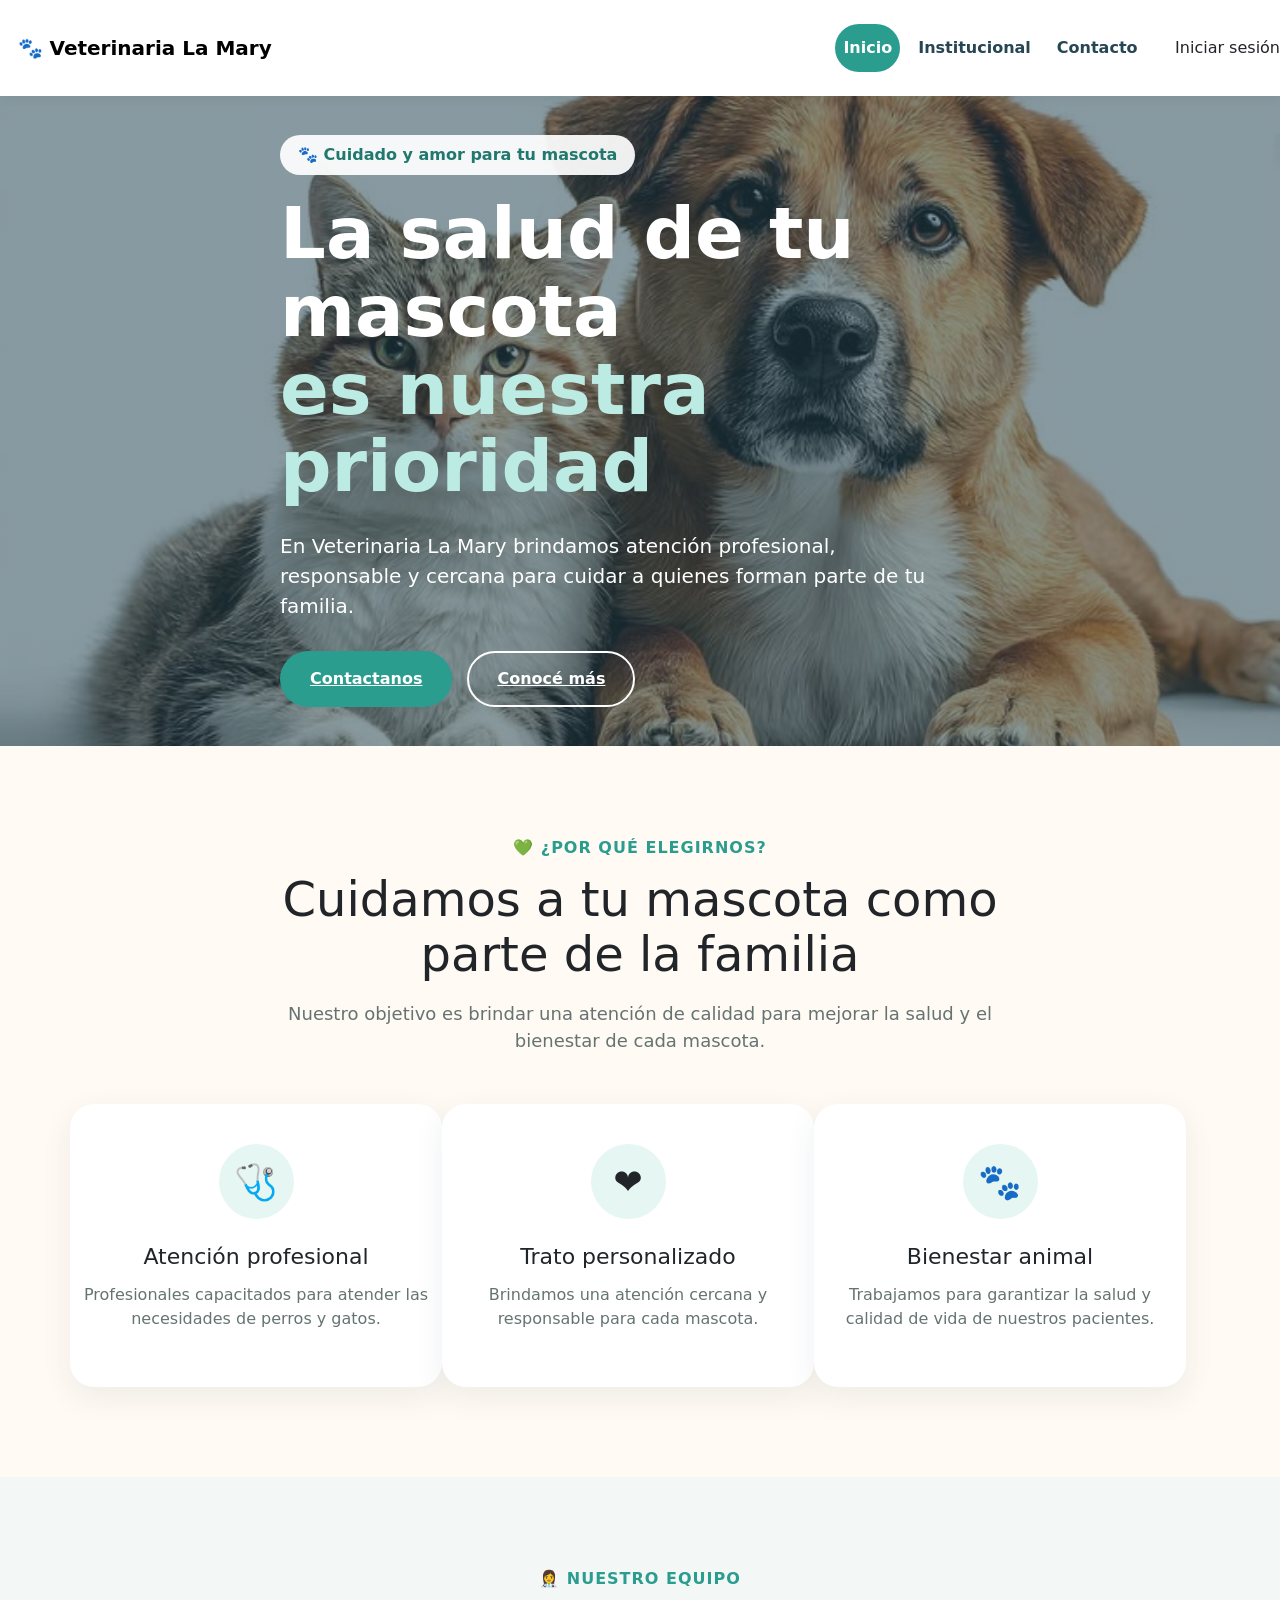
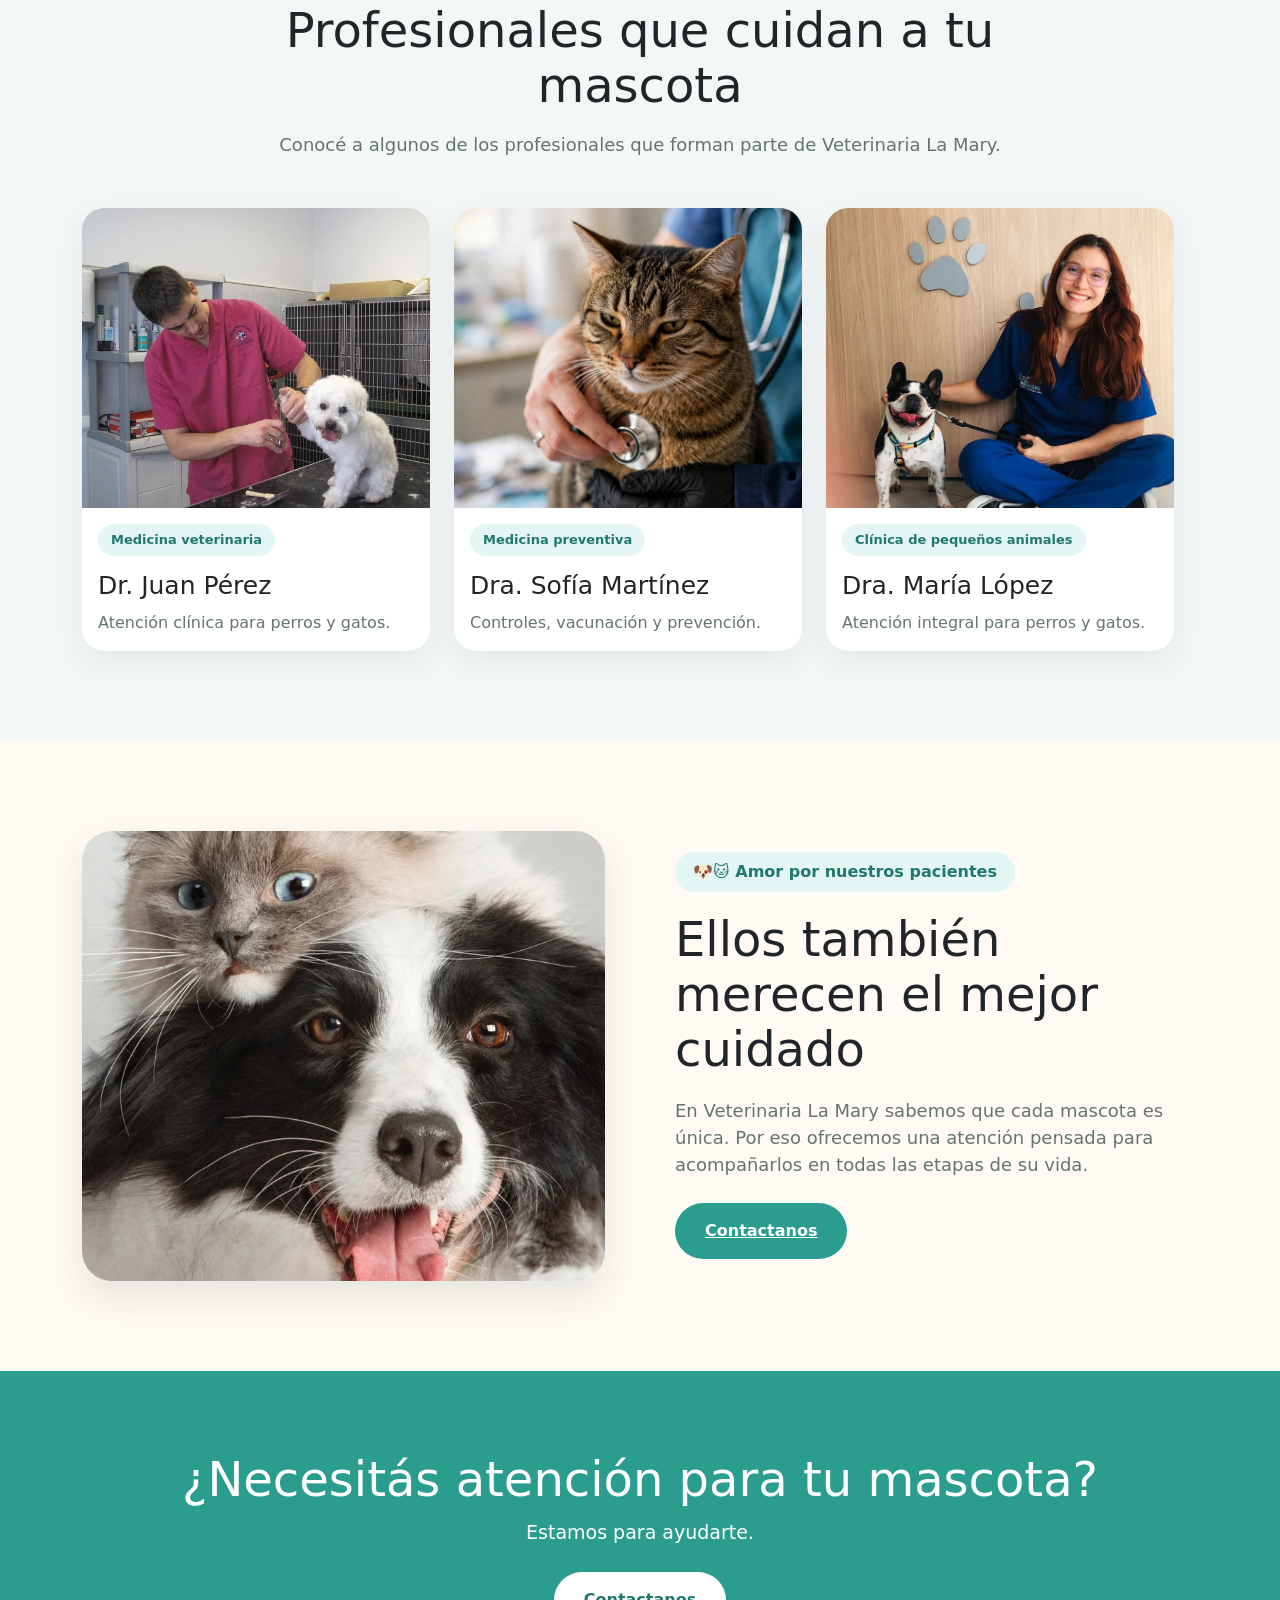
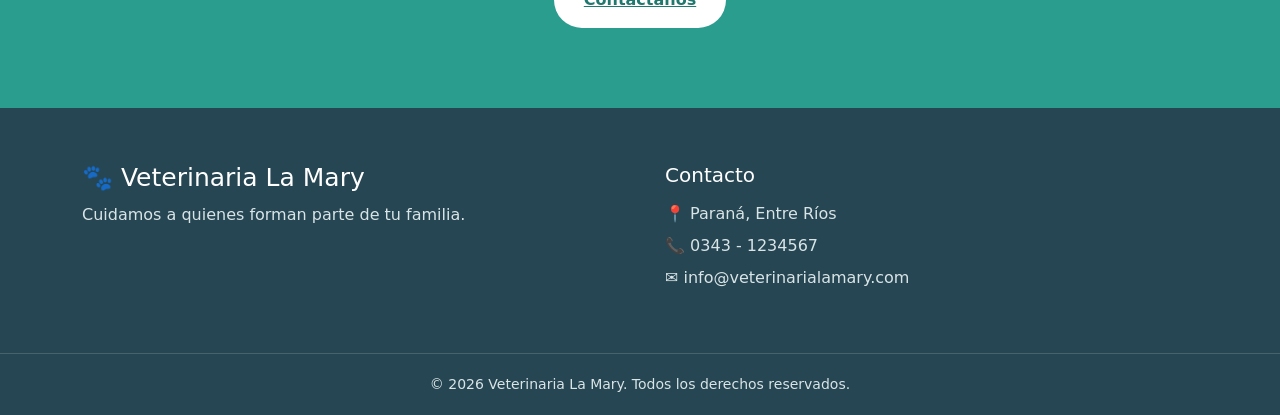
<file: index.html>
<!DOCTYPE html>
<html lang="es">

<head>
    <!-- CONTROL DE SESIÓN -->
    <script src="js/auth.js" defer></script>

    <meta charset="UTF-8">
    <meta name="viewport" content="width=device-width, initial-scale=1.0">

    <title>Veterinaria La Mary</title>

    <!-- CSS propio -->
    <link rel="stylesheet" href="style.css?v=2">

    <!-- Bootstrap -->
    <link
        href="https://cdn.jsdelivr.net/npm/bootstrap@5.3.3/dist/css/bootstrap.min.css"
        rel="stylesheet"
    >
</head>

<body>

    <!-- ENCABEZADO -->
    <header class="header">

        <nav class="navbar navbar-expand-lg">

            <div class="container contenedor nav">

                <!-- LOGO -->
                <a href="index.html" class="navbar-brand logo">
                    🐾 Veterinaria La Mary
                </a>

                <!-- BOTÓN DEL MENÚ EN CELULAR -->
                <button
                    class="navbar-toggler"
                    type="button"
                    data-bs-toggle="collapse"
                    data-bs-target="#menuPrincipal"
                    aria-controls="menuPrincipal"
                    aria-expanded="false"
                    aria-label="Abrir menú"
                >
                    <span class="navbar-toggler-icon"></span>
                </button>

                <!-- MENÚ -->
                <div class="collapse navbar-collapse" id="menuPrincipal">

                    <nav class="navbar-nav ms-auto">

                        <a
                            href="index.html"
                            class="nav-link activo"
                        >
                            Inicio
                        </a>

                        <a
                            href="institucional.html"
                            class="nav-link"
                        >
                            Institucional
                        </a>

                        <a
                            href="contacto.html"
                            class="nav-link"
                        >
                            Contacto
                        </a>

                        <a
                            href="mascotas.html"
                            class="nav-link"
                            data-admin-link
                        >
                            Mascotas
                        </a>

                        <a
                            href="veterinarios.html"
                            class="nav-link"
                            data-admin-link
                        >
                            Veterinarios
                        </a>

                        <a
                            href="admin.html"
                            class="nav-link"
                            data-admin-link
                        >
                            Administración
                        </a>

                    </nav>

                </div>

            </div>

        </nav>

    </header>


    <!-- PORTADA -->
    <main>

        <section class="hero">

            <div class="hero-contenido">

                <span class="etiqueta">
                    🐾 Cuidado y amor para tu mascota
                </span>

                <h1>
                    La salud de tu mascota
                    <span>es nuestra prioridad</span>
                </h1>

                <p>
                    En Veterinaria La Mary brindamos atención profesional,
                    responsable y cercana para cuidar a quienes forman parte
                    de tu familia.
                </p>

                <div class="botones">

                    <a
                        href="contacto.html"
                        class="boton boton-principal"
                    >
                        Contactanos
                    </a>

                    <a
                        href="institucional.html"
                        class="boton boton-secundario"
                    >
                        Conocé más
                    </a>

                </div>

            </div>

        </section>


        <!-- BENEFICIOS -->
        <section class="seccion beneficios">

            <div class="container contenedor">

                <div class="titulo-seccion">

                    <span>
                        💚 ¿Por qué elegirnos?
                    </span>

                    <h2>
                        Cuidamos a tu mascota como parte de la familia
                    </h2>

                    <p>
                        Nuestro objetivo es brindar una atención de calidad
                        para mejorar la salud y el bienestar de cada mascota.
                    </p>

                </div>


                <div class="beneficios-grid row g-4">

                    <article class="beneficio col-12 col-sm-6 col-lg-4">

                        <div class="icono">
                            🩺
                        </div>

                        <h3>
                            Atención profesional
                        </h3>

                        <p>
                            Profesionales capacitados para atender las
                            necesidades de perros y gatos.
                        </p>

                    </article>


                    <article class="beneficio col-12 col-sm-6 col-lg-4">

                        <div class="icono">
                            ❤️
                        </div>

                        <h3>
                            Trato personalizado
                        </h3>

                        <p>
                            Brindamos una atención cercana y responsable
                            para cada mascota.
                        </p>

                    </article>


                    <article class="beneficio col-12 col-sm-6 col-lg-4">

                        <div class="icono">
                            🐾
                        </div>

                        <h3>
                            Bienestar animal
                        </h3>

                        <p>
                            Trabajamos para garantizar la salud y calidad
                            de vida de nuestros pacientes.
                        </p>

                    </article>

                </div>

            </div>

        </section>


        <!-- PROFESIONALES -->
        <section class="seccion equipo">

            <div class="container contenedor">

                <div class="titulo-seccion">

                    <span>
                        👩‍⚕️ Nuestro equipo
                    </span>

                    <h2>
                        Profesionales que cuidan a tu mascota
                    </h2>

                    <p>
                        Conocé a algunos de los profesionales que forman parte
                        de Veterinaria La Mary.
                    </p>

                </div>


                <!-- GRID DE BOOTSTRAP -->
                <div class="profesionales-grid row g-4 justify-content-center">

                    <!-- PROFESIONAL 1 -->
                    <article class="profesional col-12 col-sm-6 col-lg-4">

                        <!-- BOOTSTRAP CARD -->
                        <div class="card h-100">

                            <img
                                src="./img/veterinario1.jpg"
                                alt="Profesional veterinario"
                                class="card-img-top img-fluid"
                            >

                            <div class="profesional-contenido card-body">

                                <span class="especialidad">
                                    Medicina veterinaria
                                </span>

                                <h3 class="card-title">
                                    Dr. Juan Pérez
                                </h3>

                                <p class="card-text">
                                    Atención clínica para perros y gatos.
                                </p>

                            </div>

                        </div>

                    </article>


                    <!-- PROFESIONAL 2 -->
                    <article class="profesional col-12 col-sm-6 col-lg-4">

                        <!-- BOOTSTRAP CARD -->
                        <div class="card h-100">

                            <img
                                src="./img/veterinario2.jpg"
                                alt="Profesional veterinaria"
                                class="card-img-top img-fluid"
                            >

                            <div class="profesional-contenido card-body">

                                <span class="especialidad">
                                    Medicina preventiva
                                </span>

                                <h3 class="card-title">
                                    Dra. Sofía Martínez
                                </h3>

                                <p class="card-text">
                                    Controles, vacunación y prevención.
                                </p>

                            </div>

                        </div>

                    </article>


                    <!-- PROFESIONAL 3 -->
                    <article class="profesional col-12 col-sm-6 col-lg-4">

                        <!-- BOOTSTRAP CARD -->
                        <div class="card h-100">

                            <img
                                src="./img/veterinario3.jpg"
                                alt="Profesional veterinario"
                                class="card-img-top img-fluid"
                            >

                            <div class="profesional-contenido card-body">

                                <span class="especialidad">
                                    Clínica de pequeños animales
                                </span>

                                <h3 class="card-title">
                                    Dra. María López
                                </h3>

                                <p class="card-text">
                                    Atención integral para perros y gatos.
                                </p>

                            </div>

                        </div>

                    </article>

                </div>

            </div>

        </section>


        <!-- MASCOTAS -->
        <section class="seccion mascotas">

            <div class="container contenedor mascotas-contenedor">

                <div class="mascotas-imagen">

                    <img
                        src="./img/mascotas.jpg"
                        alt="Perro y gato juntos"
                        class="img-fluid"
                    >

                </div>


                <div class="mascotas-texto">

                    <span class="etiqueta">
                        🐶🐱 Amor por nuestros pacientes
                    </span>

                    <h2>
                        Ellos también merecen
                        el mejor cuidado
                    </h2>

                    <p>
                        En Veterinaria La Mary sabemos que cada mascota
                        es única. Por eso ofrecemos una atención pensada
                        para acompañarlos en todas las etapas de su vida.
                    </p>

                    <a
                        href="contacto.html"
                        class="boton boton-principal"
                    >
                        Contactanos
                    </a>

                </div>

            </div>

        </section>


        <!-- LLAMADO A LA ACCIÓN -->
        <section class="cta">

            <div class="container contenedor">

                <h2>
                    ¿Necesitás atención para tu mascota?
                </h2>

                <p>
                    Estamos para ayudarte.
                </p>

                <a
                    href="contacto.html"
                    class="boton boton-blanco"
                >
                    Contactanos
                </a>

            </div>

        </section>

    </main>


    <!-- PIE DE PÁGINA -->
    <footer class="footer">

        <div class="container contenedor footer-contenido">

            <div>

                <h3>
                    🐾 Veterinaria La Mary
                </h3>

                <p>
                    Cuidamos a quienes forman parte de tu familia.
                </p>

            </div>


            <div>

                <h4>
                    Contacto
                </h4>

                <p>
                    📍 Paraná, Entre Ríos
                </p>

                <p>
                    📞 0343 - 1234567
                </p>

                <p>
                    ✉️ info@veterinarialamary.com
                </p>

            </div>

        </div>


        <div class="footer-bottom">

            <p>
                © 2026 Veterinaria La Mary. Todos los derechos reservados.
            </p>

        </div>

    </footer>


    <!-- JavaScript de Bootstrap -->
    <script
        src="https://cdn.jsdelivr.net/npm/bootstrap@5.3.3/dist/js/bootstrap.bundle.min.js">
    </script>

    <script src="js/app.js"></script>

</body>

</html>
</file>
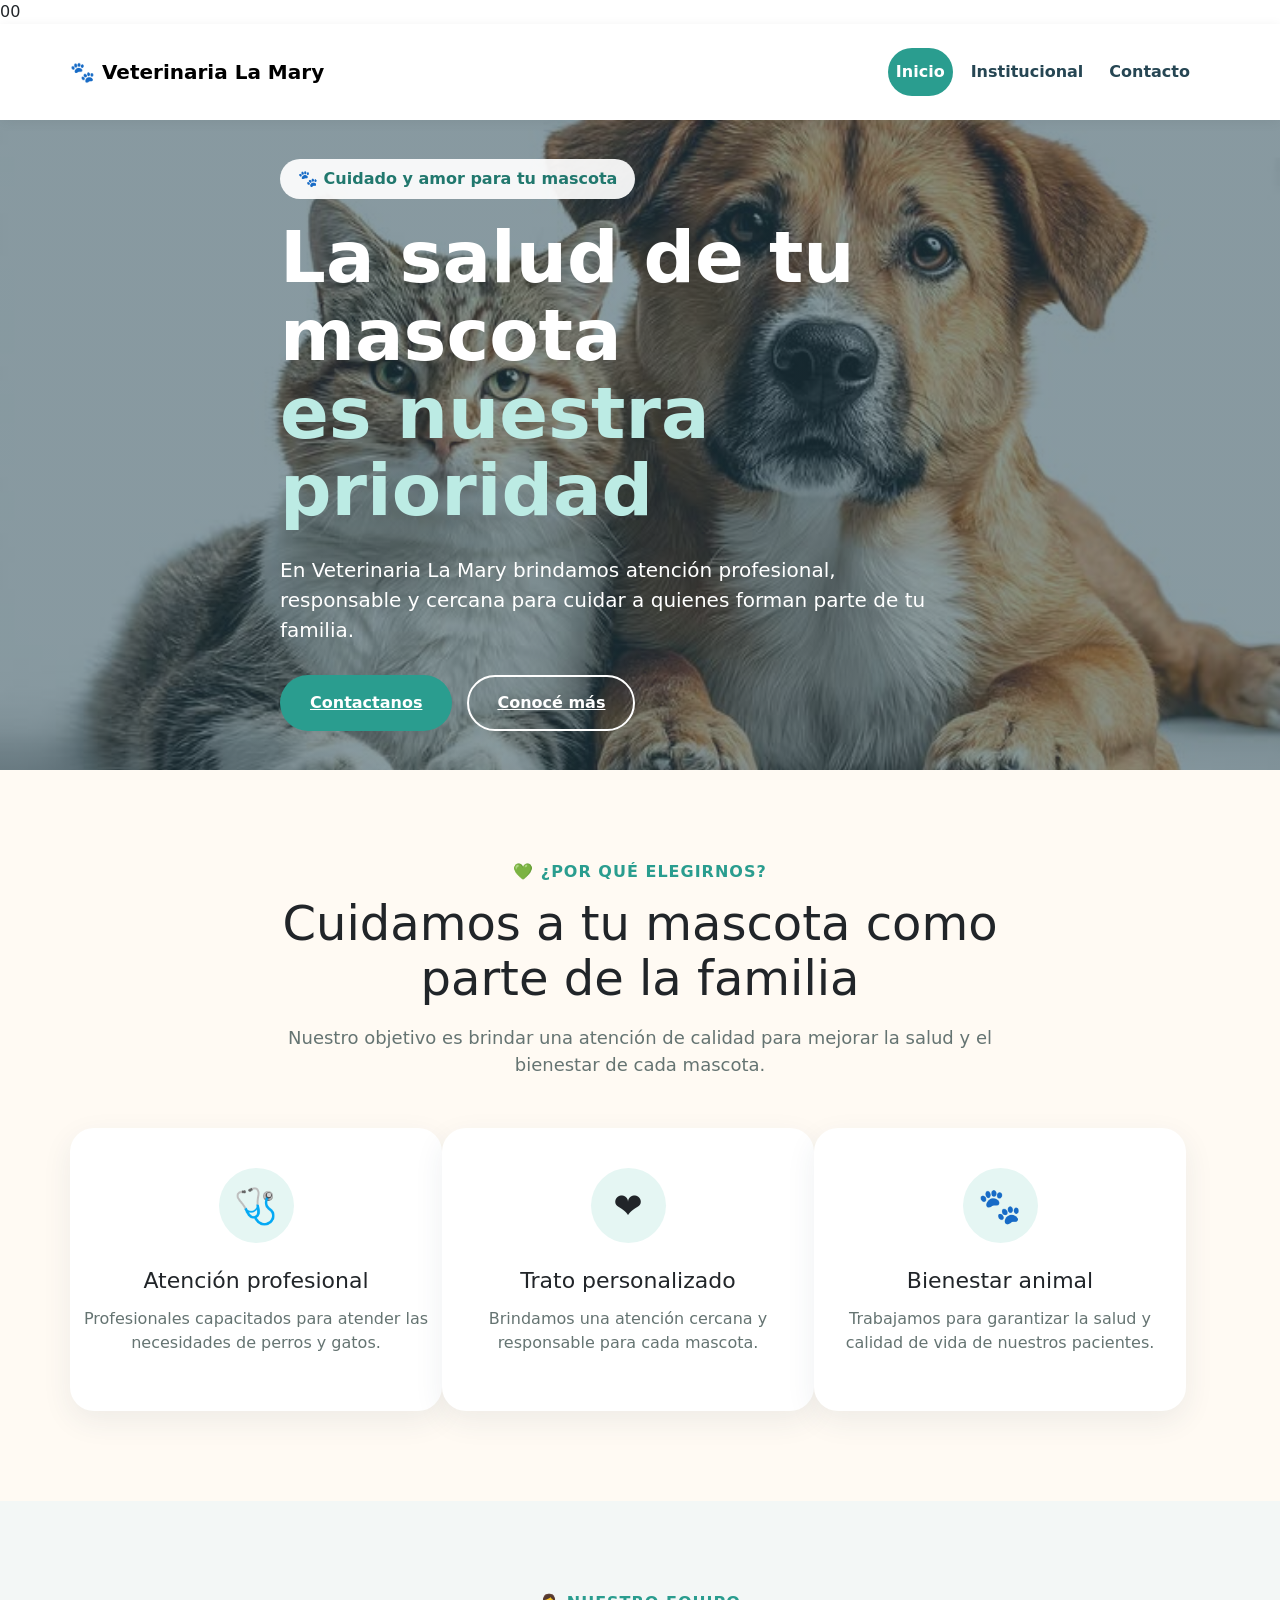
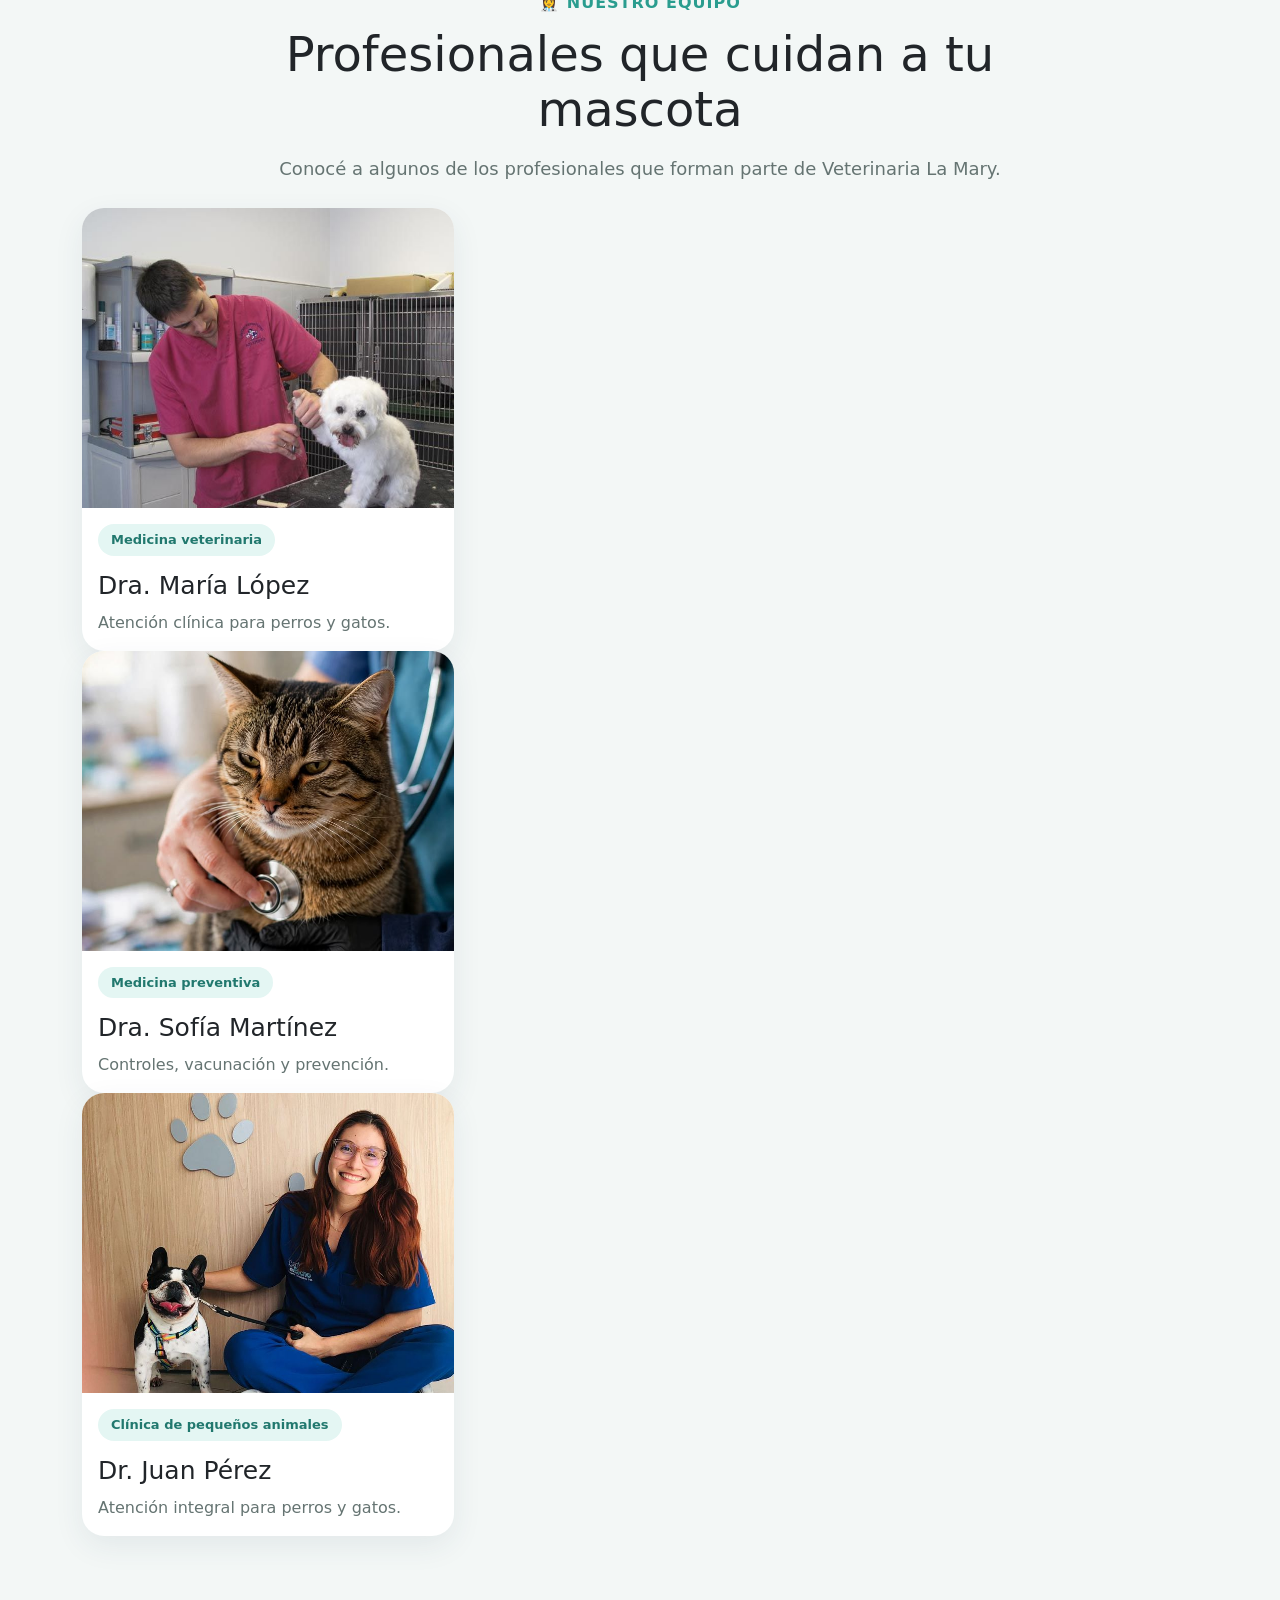
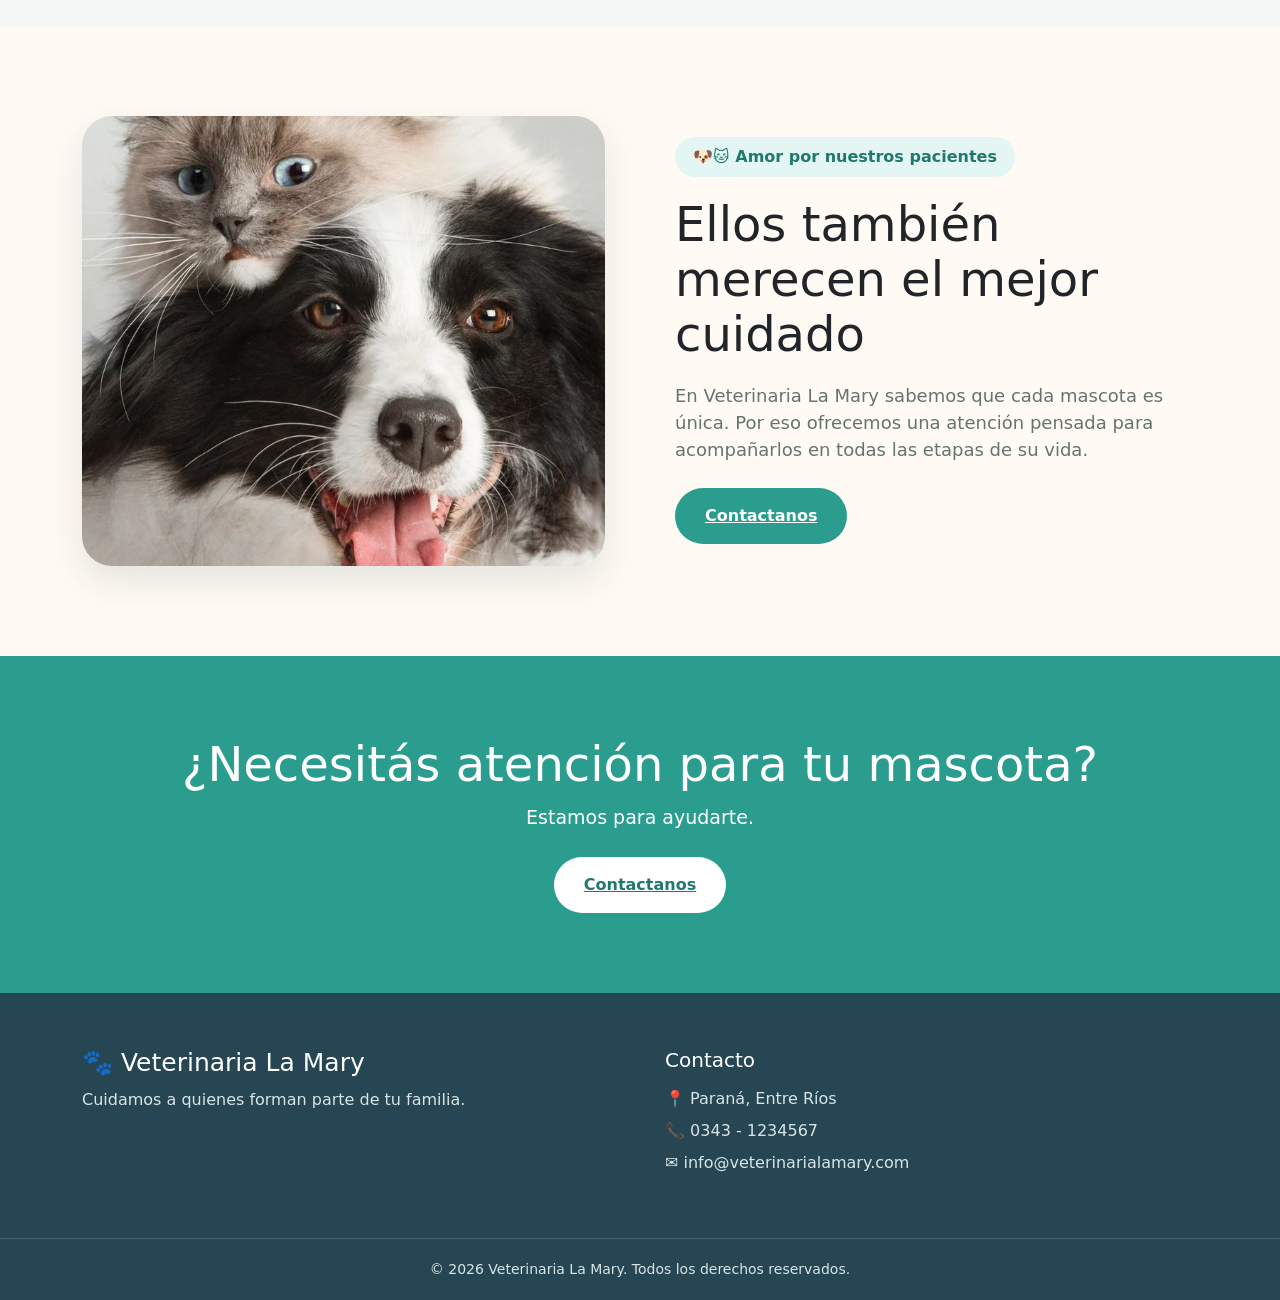
<file: veterinaria-la-mary-main/index.html>
<!DOCTYPE html>
<html lang="es">

<head>
    <meta charset="UTF-8">
    <meta name="viewport" content="width=device-width, initial-scale=1.0">

    <title>Veterinaria La Mary</title>

    <!-- CSS propio -->
    <link rel="stylesheet" href="style.css?v=2">

    <!-- Bootstrap -->
    <link
        href="https://cdn.jsdelivr.net/npm/bootstrap@5.3.3/dist/css/bootstrap.min.css"
        rel="stylesheet"
    >
</head>

<body>00

    <!-- ENCABEZADO -->
    <header class="header">

        <nav class="navbar navbar-expand-lg">
            <div class="container contenedor nav">

                <!-- LOGO -->
                <a href="index.html" class="navbar-brand logo">
                    🐾 Veterinaria La Mary
                </a>

                <!-- BOTÓN DEL MENÚ EN CELULAR -->
                <button
                    class="navbar-toggler"
                    type="button"
                    data-bs-toggle="collapse"
                    data-bs-target="#menuPrincipal"
                    aria-controls="menuPrincipal"
                    aria-expanded="false"
                    aria-label="Abrir menú"
                >
                    <span class="navbar-toggler-icon"></span>
                </button>

                <!-- MENÚ -->
                <div class="collapse navbar-collapse" id="menuPrincipal">

                    <nav class="navbar-nav ms-auto">

                        <a
                            href="index.html"
                            class="nav-link activo"
                        >
                            Inicio
                        </a>

                        <a
                            href="institucional.html"
                            class="nav-link"
                        >
                            Institucional
                        </a>

                        <a
                            href="contacto.html"
                            class="nav-link"
                        >
                            Contacto
                        </a>

                    </nav>

                </div>

            </div>
        </nav>

    </header>


    <!-- PORTADA -->
    <main>

        <section class="hero">

            <div class="hero-contenido">

                <span class="etiqueta">
                    🐾 Cuidado y amor para tu mascota
                </span>

                <h1>
                    La salud de tu mascota
                    <span>es nuestra prioridad</span>
                </h1>

                <p>
                    En Veterinaria La Mary brindamos atención profesional,
                    responsable y cercana para cuidar a quienes forman parte
                    de tu familia.
                </p>

                <div class="botones">

                    <a
                        href="contacto.html"
                        class="boton boton-principal"
                    >
                        Contactanos
                    </a>

                    <a
                        href="institucional.html"
                        class="boton boton-secundario"
                    >
                        Conocé más
                    </a>

                </div>

            </div>

        </section>


        <!-- BENEFICIOS -->
        <section class="seccion beneficios">

            <div class="container contenedor">

                <div class="titulo-seccion">

                    <span>
                        💚 ¿Por qué elegirnos?
                    </span>

                    <h2>
                        Cuidamos a tu mascota como parte de la familia
                    </h2>

                    <p>
                        Nuestro objetivo es brindar una atención de calidad
                        para mejorar la salud y el bienestar de cada mascota.
                    </p>

                </div>


                <div class="beneficios-grid row g-4">

                    <article class="beneficio col-12 col-sm-6 col-lg-4">

                        <div class="icono">
                            🩺
                        </div>

                        <h3>
                            Atención profesional
                        </h3>

                        <p>
                            Profesionales capacitados para atender las
                            necesidades de perros y gatos.
                        </p>

                    </article>


                    <article class="beneficio col-12 col-sm-6 col-lg-4">

                        <div class="icono">
                            ❤️
                        </div>

                        <h3>
                            Trato personalizado
                        </h3>

                        <p>
                            Brindamos una atención cercana y responsable
                            para cada mascota.
                        </p>

                    </article>


                    <article class="beneficio col-12 col-sm-6 col-lg-4">

                        <div class="icono">
                            🐾
                        </div>

                        <h3>
                            Bienestar animal
                        </h3>

                        <p>
                            Trabajamos para garantizar la salud y calidad
                            de vida de nuestros pacientes.
                        </p>

                    </article>

                </div>

            </div>

        </section>


        <!-- PROFESIONALES -->
        <section class="seccion equipo">

            <div class="container contenedor">

                <div class="titulo-seccion">

                    <span>
                        👩‍⚕️ Nuestro equipo
                    </span>

                    <h2>
                        Profesionales que cuidan a tu mascota
                    </h2>

                    <p>
                        Conocé a algunos de los profesionales que forman parte
                        de Veterinaria La Mary.
                    </p>

                </div>


                <!-- GRID DE BOOTSTRAP -->
                <div class="profesionales-grid row g-4 justify-content-center"></div>


                    <!-- PROFESIONAL 1 -->
                    <article class="profesional col-12 col-sm-6 col-lg-4">

                        <!-- BOOTSTRAP CARD -->
                        <div class="card h-100">

                            <img
                                src="./img/veterinario1.jpg"
                                alt="Profesional veterinario"
                                class="card-img-top img-fluid"
                            >

                            <div class="profesional-contenido card-body">

                                <span class="especialidad">
                                    Medicina veterinaria
                                </span>

                                <h3 class="card-title">
                                    Dra. María López
                                </h3>

                                <p class="card-text">
                                    Atención clínica para perros y gatos.
                                </p>

                            </div>

                        </div>

                    </article>


                    <!-- PROFESIONAL 2 -->
                    <article class="profesional col-12 col-sm-6 col-lg-4">

                        <!-- BOOTSTRAP CARD -->
                        <div class="card h-100">

                            <img
                                src="./img/veterinario2.jpg"
                                alt="Profesional veterinaria"
                                class="card-img-top img-fluid"
                            >

                            <div class="profesional-contenido card-body">

                                <span class="especialidad">
                                    Medicina preventiva
                                </span>

                                <h3 class="card-title">
                                    Dra. Sofía Martínez
                                </h3>

                                <p class="card-text">
                                    Controles, vacunación y prevención.
                                </p>

                            </div>

                        </div>

                    </article>


                    <!-- PROFESIONAL 3 -->
                    <article class="profesional col-12 col-sm-6 col-lg-4">

                        <!-- BOOTSTRAP CARD -->
                        <div class="card h-100">

                            <img
                                src="./img/veterinario3.jpg"
                                alt="Profesional veterinario"
                                class="card-img-top img-fluid"
                            >

                            <div class="profesional-contenido card-body">

                                <span class="especialidad">
                                    Clínica de pequeños animales
                                </span>

                                <h3 class="card-title">
                                    Dr. Juan Pérez
                                </h3>

                                <p class="card-text">
                                    Atención integral para perros y gatos.
                                </p>

                            </div>

                        </div>

                    </article>


                </div>

            </div>

        </section>


        <!-- MASCOTAS -->
        <section class="seccion mascotas">

            <div class="container contenedor mascotas-contenedor">

                <div class="mascotas-imagen">

                    <img
                        src="./img/mascotas.jpg"
                        alt="Perro y gato juntos"
                        class="img-fluid"
                    >

                </div>


                <div class="mascotas-texto">

                    <span class="etiqueta">
                        🐶🐱 Amor por nuestros pacientes
                    </span>

                    <h2>
                        Ellos también merecen
                        el mejor cuidado
                    </h2>

                    <p>
                        En Veterinaria La Mary sabemos que cada mascota
                        es única. Por eso ofrecemos una atención pensada
                        para acompañarlos en todas las etapas de su vida.
                    </p>

                    <a
                        href="contacto.html"
                        class="boton boton-principal"
                    >
                        Contactanos
                    </a>

                </div>

            </div>

        </section>


        <!-- LLAMADO A LA ACCIÓN -->
        <section class="cta">

            <div class="container contenedor">

                <h2>
                    ¿Necesitás atención para tu mascota?
                </h2>

                <p>
                    Estamos para ayudarte.
                </p>

                <a
                    href="contacto.html"
                    class="boton boton-blanco"
                >
                    Contactanos
                </a>

            </div>

        </section>

    </main>


    <!-- PIE DE PÁGINA -->
    <footer class="footer">

        <div class="container contenedor footer-contenido">

            <div>

                <h3>
                    🐾 Veterinaria La Mary
                </h3>

                <p>
                    Cuidamos a quienes forman parte de tu familia.
                </p>

            </div>


            <div>

                <h4>
                    Contacto
                </h4>

                <p>
                    📍 Paraná, Entre Ríos
                </p>

                <p>
                    📞 0343 - 1234567
                </p>

                <p>
                    ✉️ info@veterinarialamary.com
                </p>

            </div>

        </div>


        <div class="footer-bottom">

            <p>
                © 2026 Veterinaria La Mary. Todos los derechos reservados.
            </p>

        </div>

    </footer>


    <!-- JavaScript de Bootstrap -->
    <script
        src="https://cdn.jsdelivr.net/npm/bootstrap@5.3.3/dist/js/bootstrap.bundle.min.js">
    </script>
    <script src="js/app.js"></script>

</body>

</html>
</file>
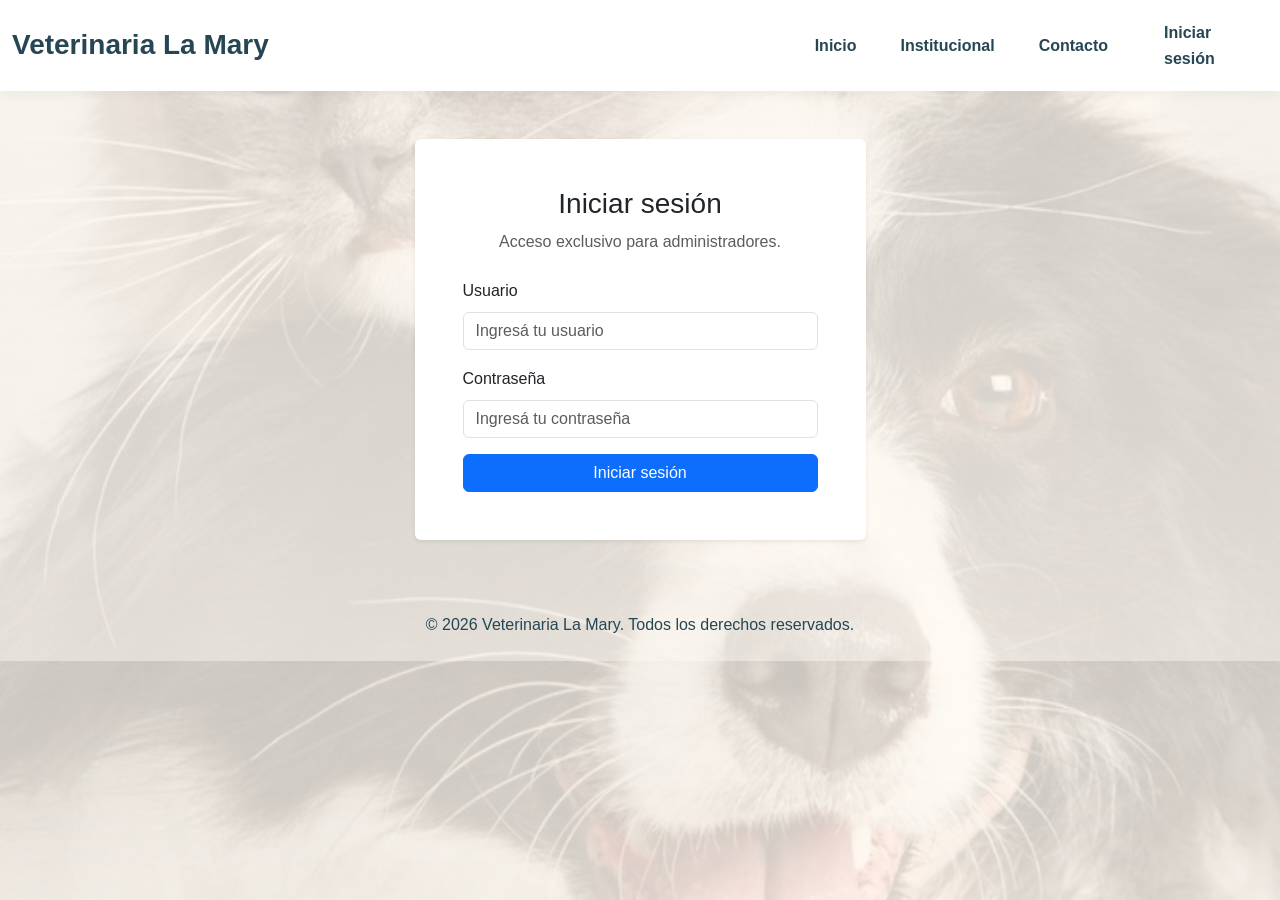
<file: admin.html>
<!DOCTYPE html>
<html lang="es">

<head>

    <meta charset="UTF-8">

    <meta
        name="viewport"
        content="width=device-width, initial-scale=1.0">

    <title>
        Administración | Veterinaria La Mary
    </title>


    <!-- BOOTSTRAP -->

    <link
        href="https://cdn.jsdelivr.net/npm/bootstrap@5.3.3/dist/css/bootstrap.min.css"
        rel="stylesheet">


    <!-- NUESTROS ESTILOS -->

    <link
        rel="stylesheet"
        href="style.css?v=7">

    <link
        rel="stylesheet"
        href="paginas.css">
   

    <!-- CONTROL DE SESIÓN -->
    <script src="js/auth.js" defer></script>

</head>



<body class="pagina-contacto">


    <!-- ======================================================
         NAVBAR
    ======================================================= -->

    <nav class="navbar navbar-expand-lg navbar-light">

        <div class="container">


            <a
                class="navbar-brand"
                href="index.html">

                Veterinaria La Mary

            </a>


            <button
                class="navbar-toggler"
                type="button"
                data-bs-toggle="collapse"
                data-bs-target="#menuPrincipal"
                aria-controls="menuPrincipal"
                aria-expanded="false"
                aria-label="Abrir menú">

                <span
                    class="navbar-toggler-icon">
                </span>

            </button>


            <div
                class="collapse navbar-collapse"
                id="menuPrincipal">


                <ul class="navbar-nav ms-auto">


                    <li class="nav-item">

                        <a
                            class="nav-link"
                            href="index.html">

                            Inicio

                        </a>

                    </li>


                    <li class="nav-item">

                        <a
                            class="nav-link"
                            href="institucional.html">

                            Institucional

                        </a>

                    </li>


                    <li class="nav-item">

                        <a
                            class="nav-link"
                            href="contacto.html">

                            Contacto

                        </a>

                    </li>


                    <li class="nav-item">

                        <a
                            class="nav-link active"
                            href="admin.html">

                            Administración

                        </a>

                    </li>


                </ul>

            </div>

        </div>

    </nav>



    <!-- ======================================================
         CONTENIDO
    ======================================================= -->

    <main class="container py-5">


        <!-- TITULO -->

        <div class="text-center mb-5">

            <h1>
                Panel de Administración
            </h1>

            <p>
                Gestión de la Veterinaria La Mary
            </p>

        </div>



        <!-- ==================================================
             VETERINARIOS
        =================================================== -->

        <section class="mb-5">


            <div
                class="d-flex justify-content-between align-items-center flex-wrap gap-3 mb-3">


                <div>

                    <h2>
                        Veterinarios
                    </h2>

                    <p class="mb-0">
                        Gestión de profesionales veterinarios.
                    </p>

                </div>


                <button
                    type="button"
                    class="btn btn-primary"
                    onclick="prepararNuevoVeterinario()">

                    + Nuevo veterinario

                </button>


            </div>



            <!-- BUSCADOR -->

            <div class="mb-3">

                <label
                    for="filtroVeterinario"
                    class="form-label">

                    Buscar profesional

                </label>


                <input
                    type="search"
                    id="filtroVeterinario"
                    class="form-control"
                    placeholder="Nombre, especialización o matrícula...">

            </div>



            <!-- TABLA -->

            <div class="table-responsive">

                <table
                    class="table table-bordered table-striped align-middle">


                    <thead class="table-dark">

                        <tr>

                            <th>
                                Nombre
                            </th>

                            <th>
                                Matrícula
                            </th>

                            <th>
                                Especialización
                            </th>

                            <th>
                                Valor consulta
                            </th>

                            <th>
                                Acciones
                            </th>

                        </tr>

                    </thead>


                    <tbody id="tablaVeterinarios">
                    </tbody>


                </table>

            </div>

        </section>



        <!-- ==================================================
             MASCOTAS
        =================================================== -->

        <section class="mb-5">


            <div
                class="d-flex justify-content-between align-items-center flex-wrap gap-3 mb-3">


                <div>

                    <h2>
                        Mascotas
                    </h2>

                    <p class="mb-0">
                        Gestión de mascotas registradas.
                    </p>

                </div>


                <button
                    type="button"
                    class="btn btn-primary"
                    onclick="prepararNuevaMascota()">

                    + Nueva mascota

                </button>


            </div>



            <!-- TABLA -->

            <div class="table-responsive">

                <table
                    class="table table-bordered table-striped align-middle">


                    <thead class="table-dark">

                        <tr>

                            <th>
                                Nombre
                            </th>

                            <th>
                                Dueño
                            </th>

                            <th>
                                Color
                            </th>

                            <th>
                                Edad
                            </th>

                            <th>
                                Peso
                            </th>

                            <th>
                                Imagen
                            </th>

                            <th>
                                Acciones
                            </th>

                        </tr>

                    </thead>


                    <tbody id="tablaMascotas">
                    </tbody>


                </table>

            </div>

        </section>



        <!-- ==================================================
             TURNOS
        =================================================== -->

        <section class="mb-5">


            <div
                class="d-flex justify-content-between align-items-center flex-wrap gap-3 mb-3">


                <div>

                    <h2>
                        Turnos
                    </h2>

                    <p class="mb-0">
                        Gestión de turnos de la veterinaria.
                    </p>

                </div>


                <button
                    type="button"
                    class="btn btn-primary"
                    onclick="prepararNuevoTurno()">

                    + Nuevo turno

                </button>


            </div>



            <!-- BUSCADOR -->

            <div class="mb-3">

                <label
                    for="filtroTurno"
                    class="form-label">

                    Buscar turno

                </label>


                <input
                    type="search"
                    id="filtroTurno"
                    class="form-control"
                    placeholder="Mascota, veterinario, especialización o fecha...">

            </div>



            <!-- TABLA -->

            <div class="table-responsive">

                <table
                    class="table table-bordered table-striped align-middle">


                    <thead class="table-dark">

                        <tr>

                            <th>
                                Fecha y hora
                            </th>

                            <th>
                                Mascota
                            </th>

                            <th>
                                Veterinario
                            </th>

                            <th>
                                Valor consulta
                            </th>

                            <th>
                                Acciones
                            </th>

                        </tr>

                    </thead>


                    <tbody id="tablaTurnos">
                    </tbody>


                </table>

            </div>

        </section>



        <!-- ==================================================
             HISTORIA CLÍNICA
        =================================================== -->

        <section
            class="mb-5"
            id="seccionHistoriaClinica">


            <div
                class="d-flex justify-content-between align-items-center flex-wrap gap-3 mb-3">


                <div>

                    <h2>
                        Historia Clínica
                    </h2>

                    <p class="mb-0">
                        Registro y consulta de historias clínicas.
                    </p>

                </div>



                <!-- FILTRO HISTORIA -->

                <div
                    class="flex-grow-1"
                    style="max-width:420px;">


                    <label
                        for="filtroHistoriaMascota"
                        class="form-label mb-1">

                        Ver historial de una mascota

                    </label>


                    <div class="d-flex gap-2">


                        <select
                            id="filtroHistoriaMascota"
                            class="form-select">


                            <option value="">
                                Todas las mascotas
                            </option>


                        </select>


                        <button
                            type="button"
                            class="btn btn-outline-secondary"
                            onclick="limpiarFiltroHistoria()">

                            Limpiar

                        </button>


                    </div>

                </div>



                <button
                    type="button"
                    class="btn btn-primary"
                    onclick="prepararNuevaHistoria()">

                    + Nueva historia clínica

                </button>


            </div>



            <!-- TABLA -->

            <div class="table-responsive">

                <table
                    class="table table-bordered table-striped align-middle">


                    <thead class="table-dark">

                        <tr>

                            <th>
                                Fecha y hora
                            </th>

                            <th>
                                Mascota
                            </th>

                            <th>
                                Veterinario
                            </th>

                            <th>
                                Observaciones
                            </th>

                            <th>
                                Acciones
                            </th>

                        </tr>

                    </thead>


                    <tbody id="tablaHistoriasClinicas">
                    </tbody>


                </table>

            </div>

        </section>


    </main>



    <!-- ======================================================
         MODAL VETERINARIO
    ======================================================= -->

    <div
        class="modal fade"
        id="modalVeterinario"
        tabindex="-1"
        aria-hidden="true">


        <div class="modal-dialog">


            <div class="modal-content">


                <div class="modal-header">


                    <h5
                        class="modal-title"
                        id="tituloModalVeterinario">

                        Nuevo veterinario

                    </h5>


                    <button
                        type="button"
                        class="btn-close"
                        data-bs-dismiss="modal"
                        aria-label="Cerrar">
                    </button>


                </div>



                <form id="formVeterinario">


                    <div class="modal-body">


                        <input
                            type="hidden"
                            id="idVeterinario">



                        <!-- NOMBRE -->

                        <div class="mb-3">

                            <label
                                for="nombreVeterinario"
                                class="form-label">

                                Nombre completo

                            </label>


                            <input
                                type="text"
                                class="form-control"
                                id="nombreVeterinario"
                                required>

                        </div>



                        <!-- MATRICULA -->

                        <div class="mb-3">

                            <label
                                for="matriculaVeterinario"
                                class="form-label">

                                Matrícula

                            </label>


                            <input
                                type="text"
                                class="form-control"
                                id="matriculaVeterinario"
                                required>

                        </div>



                        <!-- ESPECIALIZACION -->

                        <div class="mb-3">

                            <label
                                for="especializacionVeterinario"
                                class="form-label">

                                Especialización

                            </label>


                            <input
                                type="text"
                                class="form-control"
                                id="especializacionVeterinario"
                                required>

                        </div>



                        <!-- VALOR -->

                        <div class="mb-3">

                            <label
                                for="valorConsultaVeterinario"
                                class="form-label">

                                Valor de consulta

                            </label>


                            <input
                                type="number"
                                class="form-control"
                                id="valorConsultaVeterinario"
                                min="0"
                                required>

                        </div>


                    </div>



                    <div class="modal-footer">


                        <button
                            type="button"
                            class="btn btn-secondary"
                            data-bs-dismiss="modal">

                            Cancelar

                        </button>


                        <button
                            type="submit"
                            class="btn btn-primary">

                            Guardar

                        </button>


                    </div>


                </form>


            </div>

        </div>

    </div>



    <!-- ======================================================
         MODAL MASCOTA
    ======================================================= -->

    <div
        class="modal fade"
        id="modalMascota"
        tabindex="-1"
        aria-hidden="true">


        <div class="modal-dialog">


            <div class="modal-content">


                <div class="modal-header">


                    <h5
                        class="modal-title"
                        id="tituloModalMascota">

                        Nueva mascota

                    </h5>


                    <button
                        type="button"
                        class="btn-close"
                        data-bs-dismiss="modal"
                        aria-label="Cerrar">
                    </button>


                </div>



                <form id="formMascota">


                    <div class="modal-body">


                        <input
                            type="hidden"
                            id="idMascota">



                        <!-- NOMBRE -->

                        <div class="mb-3">

                            <label
                                for="nombreMascota"
                                class="form-label">

                                Nombre de la mascota

                            </label>


                            <input
                                type="text"
                                class="form-control"
                                id="nombreMascota"
                                required>

                        </div>



                        <!-- DUEÑO -->

                        <div class="mb-3">

                            <label
                                for="nombreDuenio"
                                class="form-label">

                                Nombre del dueño

                            </label>


                            <input
                                type="text"
                                class="form-control"
                                id="nombreDuenio"
                                required>

                        </div>



                        <!-- COLOR -->

                        <div class="mb-3">

                            <label
                                for="colorMascota"
                                class="form-label">

                                Color

                            </label>


                            <input
                                type="text"
                                class="form-control"
                                id="colorMascota"
                                required>

                        </div>



                        <!-- EDAD -->

                        <div class="mb-3">

                            <label
                                for="edadMascota"
                                class="form-label">

                                Edad

                            </label>


                            <input
                                type="number"
                                class="form-control"
                                id="edadMascota"
                                min="0"
                                required>

                        </div>



                        <!-- PESO -->

                        <div class="mb-3">

                            <label
                                for="pesoMascota"
                                class="form-label">

                                Peso en kg

                            </label>


                            <input
                                type="number"
                                class="form-control"
                                id="pesoMascota"
                                min="0"
                                step="0.1"
                                required>

                        </div>



                        <!-- IMAGEN -->

                        <div class="mb-3">

                            <label
                                for="imagenMascota"
                                class="form-label">

                                Imagen de la mascota

                            </label>


                            <input
                                type="file"
                                class="form-control"
                                id="imagenMascota"
                                accept="image/*">


                        </div>



                        <!-- API -->

                        <div class="mb-3">


                            <button
                                type="button"
                                class="btn btn-outline-primary"
                                onclick="obtenerImagenMascotaAPI()">

                                Obtener imagen desde API

                            </button>


                            <div
                                id="vistaPreviaImagenAPI"
                                class="mt-3">
                            </div>


                        </div>



                        <!-- ELIMINAR IMAGEN -->

                        <div class="form-check">


                            <input
                                type="checkbox"
                                class="form-check-input"
                                id="eliminarImagen">


                            <label
                                class="form-check-label"
                                for="eliminarImagen">

                                Eliminar imagen actual

                            </label>


                        </div>


                    </div>



                    <div class="modal-footer">


                        <button
                            type="button"
                            class="btn btn-secondary"
                            data-bs-dismiss="modal">

                            Cancelar

                        </button>


                        <button
                            type="submit"
                            class="btn btn-primary">

                            Guardar

                        </button>


                    </div>


                </form>


            </div>

        </div>

    </div>



    <!-- ======================================================
         MODAL TURNO
    ======================================================= -->

    <div
        class="modal fade"
        id="modalTurno"
        tabindex="-1"
        aria-hidden="true">


        <div class="modal-dialog">


            <div class="modal-content">


                <div class="modal-header">


                    <h5
                        class="modal-title"
                        id="tituloModalTurno">

                        Nuevo turno

                    </h5>


                    <button
                        type="button"
                        class="btn-close"
                        data-bs-dismiss="modal"
                        aria-label="Cerrar">
                    </button>


                </div>



                <form id="formTurno">


                    <div class="modal-body">


                        <input
                            type="hidden"
                            id="idTurno">



                        <!-- FECHA -->

                        <div class="mb-3">

                            <label
                                for="fechaHoraTurno"
                                class="form-label">

                                Fecha y hora

                            </label>


                            <input
                                type="datetime-local"
                                class="form-control"
                                id="fechaHoraTurno"
                                required>

                        </div>



                        <!-- MASCOTA -->

                        <div class="mb-3">

                            <label
                                for="mascotaTurno"
                                class="form-label">

                                Mascota

                            </label>


                            <select
                                class="form-select"
                                id="mascotaTurno"
                                required>


                                <option value="">
                                    Seleccionar mascota
                                </option>


                            </select>

                        </div>



                        <!-- VETERINARIO -->

                        <div class="mb-3">

                            <label
                                for="veterinarioTurno"
                                class="form-label">

                                Veterinario

                            </label>


                            <select
                                class="form-select"
                                id="veterinarioTurno"
                                required>


                                <option value="">
                                    Seleccionar veterinario
                                </option>


                            </select>

                        </div>



                        <!-- PRECIO -->

                        <div class="mb-3">

                            <label
                                for="valorConsultaTurno"
                                class="form-label">

                                Valor de consulta

                            </label>


                            <input
                                type="text"
                                class="form-control"
                                id="valorConsultaTurno"
                                value="Seleccioná un veterinario"
                                readonly>

                        </div>


                    </div>



                    <div class="modal-footer">


                        <button
                            type="button"
                            class="btn btn-secondary"
                            data-bs-dismiss="modal">

                            Cancelar

                        </button>


                        <button
                            type="submit"
                            class="btn btn-primary">

                            Guardar turno

                        </button>


                    </div>


                </form>


            </div>

        </div>

    </div>



    <!-- ======================================================
         MODAL HISTORIA CLÍNICA
    ======================================================= -->

    <div
        class="modal fade"
        id="modalHistoria"
        tabindex="-1"
        aria-labelledby="tituloModalHistoria"
        aria-hidden="true">


        <div class="modal-dialog modal-lg">


            <div class="modal-content">


                <div class="modal-header">


                    <h5
                        class="modal-title"
                        id="tituloModalHistoria">

                        Nueva historia clínica

                    </h5>


                    <button
                        type="button"
                        class="btn-close"
                        data-bs-dismiss="modal"
                        aria-label="Cerrar">
                    </button>


                </div>



                <form id="formHistoria">


                    <div class="modal-body">


                        <input
                            type="hidden"
                            id="idHistoriaClinica">



                        <!-- FECHA -->

                        <div class="mb-3">

                            <label
                                for="fechaHoraHistoria"
                                class="form-label">

                                Fecha y hora

                            </label>


                            <input
                                type="datetime-local"
                                class="form-control"
                                id="fechaHoraHistoria"
                                required>

                        </div>



                        <!-- MASCOTA -->

                        <div class="mb-3">

                            <label
                                for="mascotaHistoria"
                                class="form-label">

                                Mascota

                            </label>


                            <select
                                class="form-select"
                                id="mascotaHistoria"
                                required>


                                <option value="">
                                    Seleccionar mascota
                                </option>


                            </select>

                        </div>



                        <!-- VETERINARIO -->

                        <div class="mb-3">

                            <label
                                for="veterinarioHistoria"
                                class="form-label">

                                Veterinario

                            </label>


                            <select
                                class="form-select"
                                id="veterinarioHistoria"
                                required>


                                <option value="">
                                    Seleccionar veterinario
                                </option>


                            </select>

                        </div>



                        <!-- OBSERVACIONES -->

                        <div class="mb-3">

                            <label
                                for="observacionesHistoria"
                                class="form-label">

                                Observaciones

                            </label>


                            <textarea
                                class="form-control"
                                id="observacionesHistoria"
                                rows="5"
                                placeholder="Escribí las observaciones de la consulta..."
                                required></textarea>

                        </div>


                    </div>



                    <div class="modal-footer">


                        <button
                            type="button"
                            class="btn btn-secondary"
                            data-bs-dismiss="modal">

                            Cancelar

                        </button>


                        <button
                            type="submit"
                            class="btn btn-primary">

                            Guardar historia clínica

                        </button>


                    </div>


                </form>


            </div>

        </div>

    </div>



    <!-- ======================================================
         FOOTER
    ======================================================= -->

    <footer class="text-center py-4">

        <p class="mb-0">
            Veterinaria La Mary
        </p>

        <p class="mb-0">
            Design & Development Web
        </p>

    </footer>



    <!-- ======================================================
         BOOTSTRAP JAVASCRIPT
    ======================================================= -->

    <script
        src="https://cdn.jsdelivr.net/npm/bootstrap@5.3.3/dist/js/bootstrap.bundle.min.js">
    </script>



    <!-- ======================================================
         NUESTRO JAVASCRIPT
    ======================================================= -->

    <script src="js/app.js"></script>


</body>

</html>
</file>
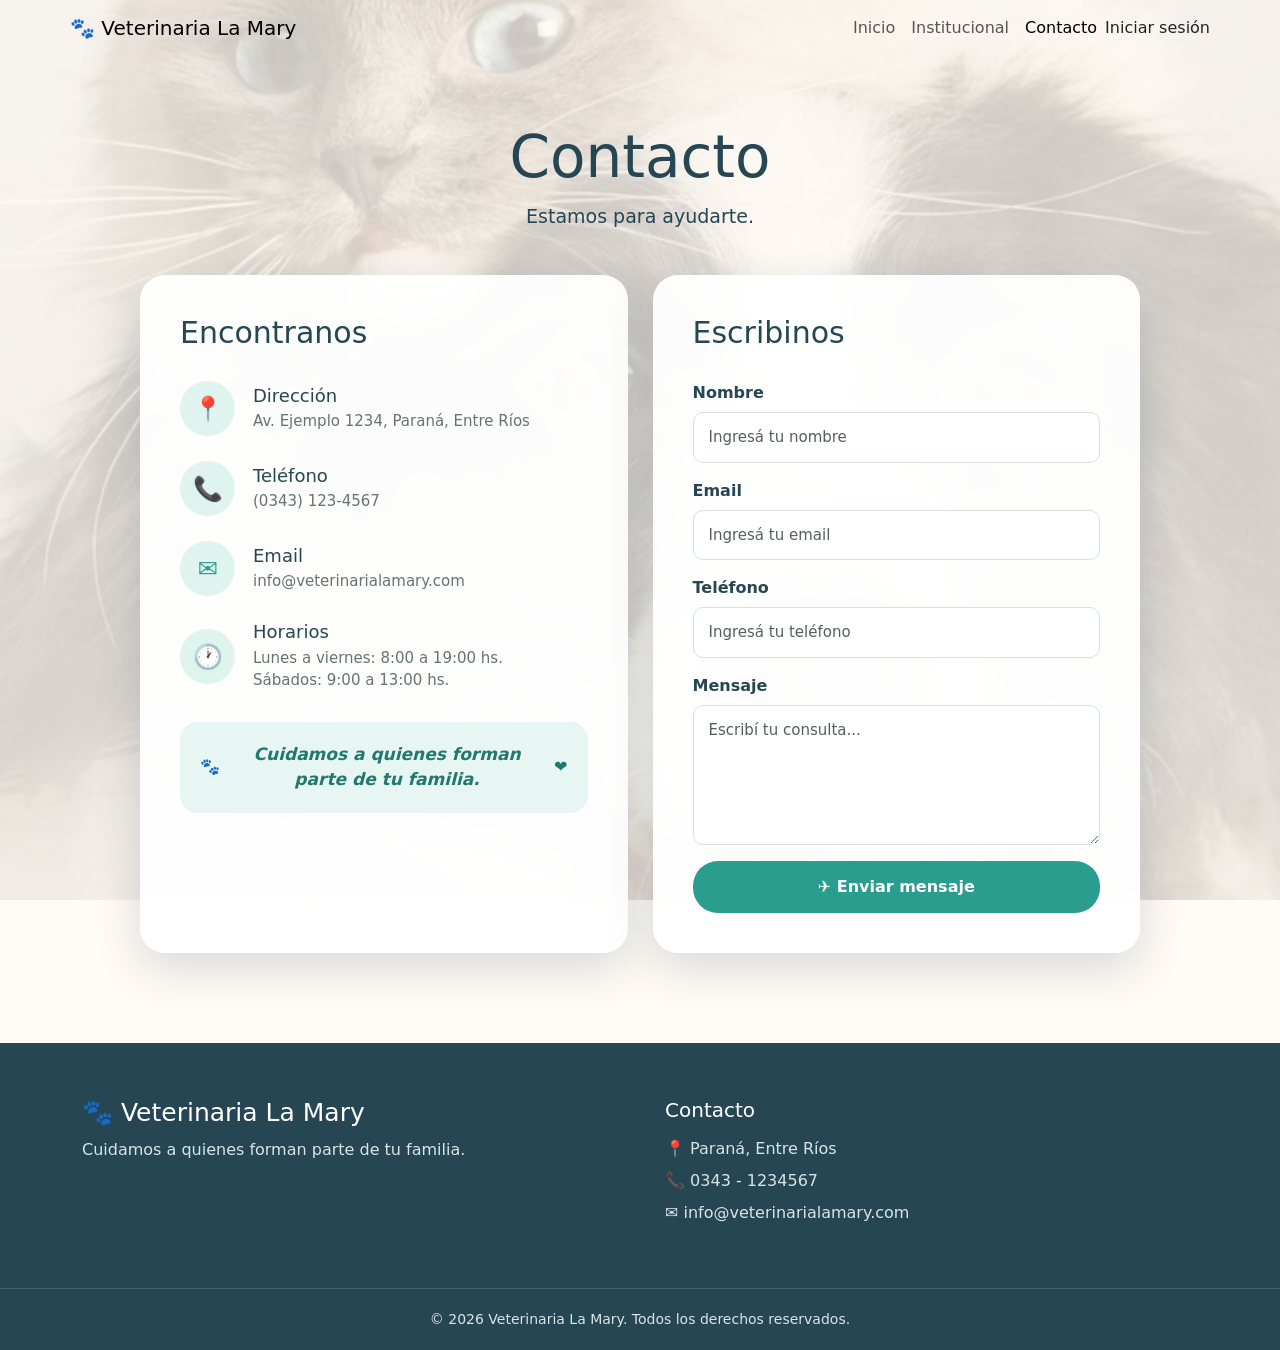
<file: contacto.html>
<!DOCTYPE html>
<html lang="es">

<head>
    <meta charset="UTF-8">
    <meta name="viewport" content="width=device-width, initial-scale=1.0">

    <title>Contacto | Veterinaria La Mary</title>
    <meta name="description" content="Contactate con Veterinaria La Mary.">

    <!-- CSS propio -->
    <link rel="stylesheet" href="style.css?v=4">
    <link rel="stylesheet" href="paginas.css?v=2">

    <!-- Bootstrap -->
    <link
        href="https://cdn.jsdelivr.net/npm/bootstrap@5.3.3/dist/css/bootstrap.min.css"
        rel="stylesheet"
    >
    <!-- CONTROL DE SESIÓN -->
<script src="js/auth.js" defer></script>
</head>

<body class="pagina-contacto">

    <!-- ENCABEZADO -->
    <header class="site-header">
        <nav class="navbar navbar-expand-lg container">

            <a href="index.html" class="navbar-brand">
                🐾 Veterinaria La Mary
            </a>

            <button
                class="navbar-toggler"
                type="button"
                data-bs-toggle="collapse"
                data-bs-target="#menuPrincipal"
                aria-controls="menuPrincipal"
                aria-expanded="false"
                aria-label="Abrir menú"
            >
                <span class="navbar-toggler-icon"></span>
            </button>

            <!-- MENÚ PRINCIPAL -->
            <div class="collapse navbar-collapse" id="menuPrincipal">
                <ul class="navbar-nav ms-auto align-items-lg-center">

                    <li class="nav-item">
                        <a class="nav-link" href="index.html">
                            Inicio
                        </a>
                    </li>

                    <li class="nav-item">
                        <a class="nav-link" href="institucional.html">
                            Institucional
                        </a>
                    </li>

                    <li class="nav-item">
                        <a class="nav-link active" aria-current="page" href="contacto.html">
                            Contacto
                        </a>
                    </li>

                    <li class="nav-item">
                        <a class="nav-link" href="mascotas.html">
                            Mascotas
                        </a>
                    </li>

                    <li class="nav-item">
                        <a class="nav-link" href="veterinarios.html">
                            Veterinarios
                        </a>
                    </li>

                    <li class="nav-item">
                        <a class="nav-link" href="admin.html">
                            Administración
                        </a>
                    </li>

                </ul>
            </div>

        </nav>
    </header>

    <!-- CONTENIDO -->
    <main class="pagina-contenido">

        <div class="container">

            <div class="titulo-pagina">
                <h1>Contacto</h1>
                <p>Estamos para ayudarte.</p>
            </div>

            <!-- INFORMACIÓN Y FORMULARIO -->
            <section class="contacto-grid">

                <!-- INFORMACIÓN DE CONTACTO -->
                <div class="tarjeta-contacto">

                    <h2>Encontranos</h2>

                    <div class="dato-contacto">
                        <div class="icono-contacto">📍</div>
                        <div>
                            <h3>Dirección</h3>
                            <p>Av. Ejemplo 1234, Paraná, Entre Ríos</p>
                        </div>
                    </div>

                    <div class="dato-contacto">
                        <div class="icono-contacto">📞</div>
                        <div>
                            <h3>Teléfono</h3>
                            <p>(0343) 123-4567</p>
                        </div>
                    </div>

                    <div class="dato-contacto">
                        <div class="icono-contacto">✉️</div>
                        <div>
                            <h3>Email</h3>
                            <p>info@veterinarialamary.com</p>
                        </div>
                    </div>

                    <div class="dato-contacto">
                        <div class="icono-contacto">🕐</div>
                        <div>
                            <h3>Horarios</h3>
                            <p>Lunes a viernes: 8:00 a 19:00 hs.</p>
                            <p>Sábados: 9:00 a 13:00 hs.</p>
                        </div>
                    </div>

                    <div class="frase-contacto">
                        <span>🐾</span>
                        <p>Cuidamos a quienes forman parte de tu familia.</p>
                        <span>❤️</span>
                    </div>

                </div>

                <!-- FORMULARIO -->
                <div class="tarjeta-contacto">

                    <h2>Escribinos</h2>

                    <form action="#" method="get">

                        <div class="campo mb-3">
                            <label for="nombre" class="form-label">
                                Nombre
                            </label>
                            <input
                                type="text"
                                id="nombre"
                                name="nombre"
                                class="form-control"
                                placeholder="Ingresá tu nombre"
                                required
                            >
                        </div>

                        <div class="campo mb-3">
                            <label for="email" class="form-label">
                                Email
                            </label>
                            <input
                                type="email"
                                id="email"
                                name="email"
                                class="form-control"
                                placeholder="Ingresá tu email"
                                required
                            >
                        </div>

                        <div class="campo mb-3">
                            <label for="telefono" class="form-label">
                                Teléfono
                            </label>
                            <input
                                type="tel"
                                id="telefono"
                                name="telefono"
                                class="form-control"
                                placeholder="Ingresá tu teléfono"
                            >
                        </div>

                        <div class="campo mb-3">
                            <label for="mensaje" class="form-label">
                                Mensaje
                            </label>
                            <textarea
                                id="mensaje"
                                name="mensaje"
                                class="form-control"
                                rows="5"
                                placeholder="Escribí tu consulta..."
                                required
                            ></textarea>
                        </div>

                        <button type="submit" class="btn">
                            ✈️ Enviar mensaje
                        </button>

                    </form>

                </div>

            </section>

        </div>

    </main>

    <!-- PIE DE PÁGINA -->
    <footer class="footer">

        <div class="container contenedor footer-contenido">

            <div>
                <h3>🐾 Veterinaria La Mary</h3>
                <p>Cuidamos a quienes forman parte de tu familia.</p>
            </div>

            <div>
                <h4>Contacto</h4>
                <p>📍 Paraná, Entre Ríos</p>
                <p>📞 0343 - 1234567</p>
                <p>✉️ info@veterinarialamary.com</p>
            </div>

        </div>

        <div class="footer-bottom">
            <p>© 2026 Veterinaria La Mary. Todos los derechos reservados.</p>
        </div>

    </footer>

    <!-- JAVASCRIPT DE BOOTSTRAP -->
    <script src="https://cdn.jsdelivr.net/npm/bootstrap@5.3.3/dist/js/bootstrap.bundle.min.js"></script>

    <!-- JAVASCRIPT PROPIO -->
    <script src="js/app.js"></script>

</body>
</html>
</file>
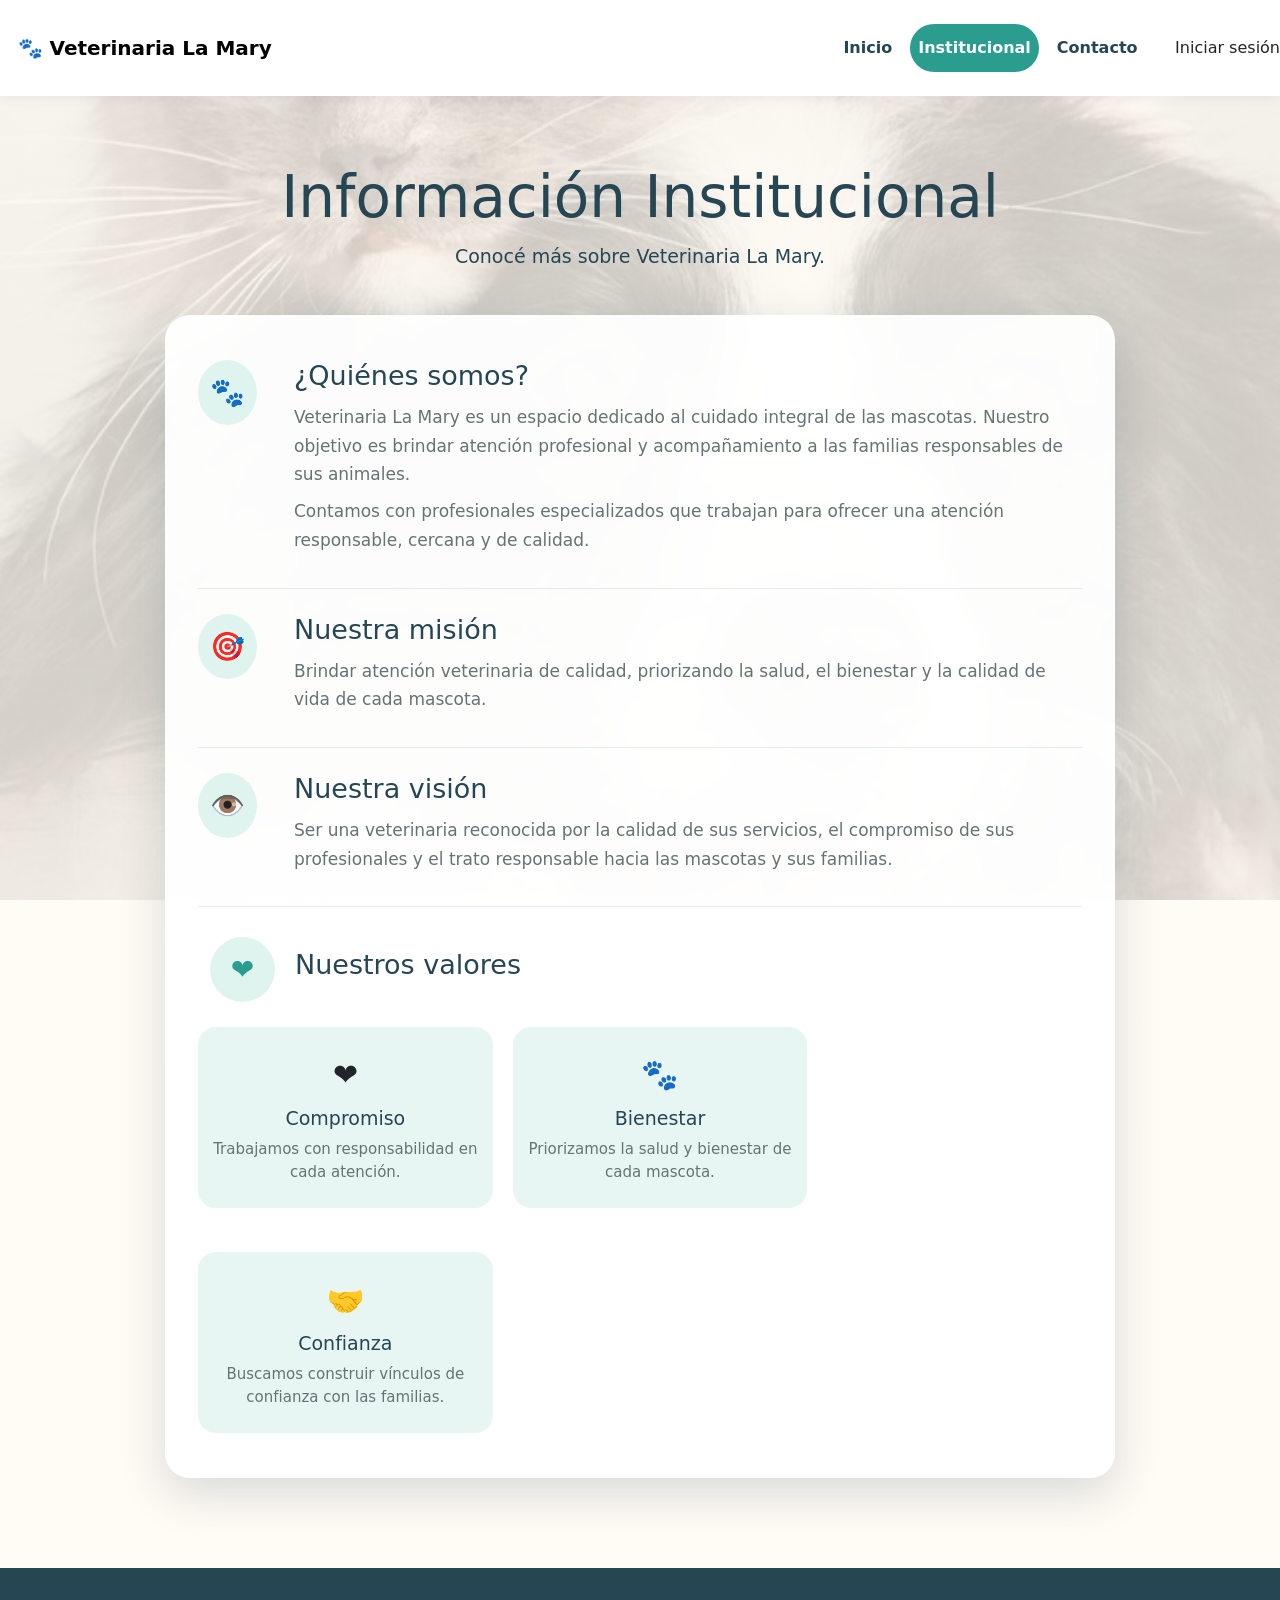
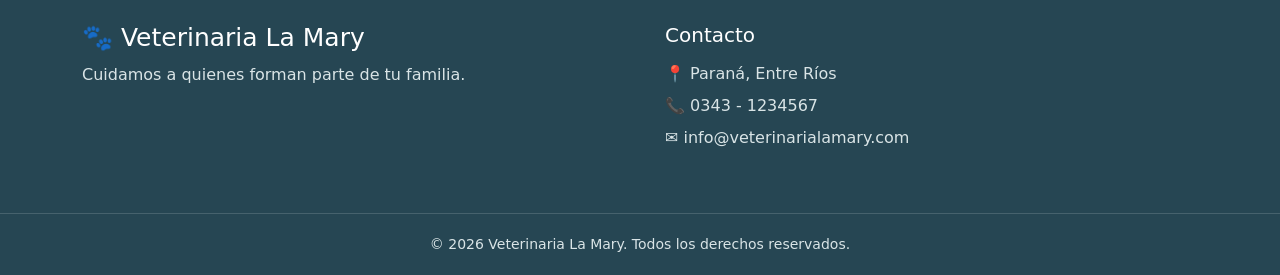
<file: institucional.html>
<!DOCTYPE html>
<html lang="es">

<head>
    <meta charset="UTF-8">
    <meta name="viewport" content="width=device-width, initial-scale=1.0">

    <title>Institucional | Veterinaria La Mary</title>

    <!-- CSS propio -->
    <link rel="stylesheet" href="style.css?v=3">
    <link rel="stylesheet" href="paginas.css?v=1">

    <!-- Bootstrap -->
    <link
        href="https://cdn.jsdelivr.net/npm/bootstrap@5.3.3/dist/css/bootstrap.min.css"
        rel="stylesheet"
    >
    <!-- CONTROL DE SESIÓN -->
<script src="js/auth.js" defer></script>
</head>

<body class="pagina-institucional">

    <!-- ENCABEZADO -->
    <header class="header">

        <nav class="navbar navbar-expand-lg">

            <div class="container contenedor nav">

                <!-- LOGO -->
                <a href="index.html" class="navbar-brand logo">
                    🐾 Veterinaria La Mary
                </a>

                <!-- BOTÓN DEL MENÚ EN CELULAR -->
                <button
                    class="navbar-toggler"
                    type="button"
                    data-bs-toggle="collapse"
                    data-bs-target="#menuPrincipal"
                    aria-controls="menuPrincipal"
                    aria-expanded="false"
                    aria-label="Abrir menú"
                >
                    <span class="navbar-toggler-icon"></span>
                </button>

                <!-- MENÚ -->
                <div class="collapse navbar-collapse" id="menuPrincipal">

                    <nav class="navbar-nav ms-auto">

                        <a
                            href="index.html"
                            class="nav-link"
                        >
                            Inicio
                        </a>

                        <a
                            href="institucional.html"
                            class="nav-link activo"
                        >
                            Institucional
                        </a>

                        <a
                            href="contacto.html"
                            class="nav-link"
                        >
                            Contacto
                        </a>

                        <a
                            href="admin.html"
                            class="nav-link"
                        >
                            Administración
                        </a>

                    </nav>

                </div>

            </div>

        </nav>

    </header>


    <!-- CONTENIDO PRINCIPAL -->
    <main class="pagina-contenido">

        <div class="container">

            <div class="titulo-pagina">

                <h1>
                    Información Institucional
                </h1>

                <p>
                    Conocé más sobre Veterinaria La Mary.
                </p>

            </div>


            <section class="tarjeta-institucional">


                <!-- ¿QUIÉNES SOMOS? -->
                <div class="bloque-institucional row align-items-start">

                    <div class="icono-institucional col-auto">
                        🐾
                    </div>

                    <div class="col">

                        <h2>
                            ¿Quiénes somos?
                        </h2>

                        <p>
                            Veterinaria La Mary es un espacio dedicado al cuidado
                            integral de las mascotas. Nuestro objetivo es brindar
                            atención profesional y acompañamiento a las familias
                            responsables de sus animales.
                        </p>

                        <p>
                            Contamos con profesionales especializados que trabajan
                            para ofrecer una atención responsable, cercana y de calidad.
                        </p>

                    </div>

                </div>


                <!-- MISIÓN -->
                <div class="bloque-institucional row align-items-start">

                    <div class="icono-institucional col-auto">
                        🎯
                    </div>

                    <div class="col">

                        <h2>
                            Nuestra misión
                        </h2>

                        <p>
                            Brindar atención veterinaria de calidad, priorizando
                            la salud, el bienestar y la calidad de vida de cada mascota.
                        </p>

                    </div>

                </div>


                <!-- VISIÓN -->
                <div class="bloque-institucional row align-items-start">

                    <div class="icono-institucional col-auto">
                        👁️
                    </div>

                    <div class="col">

                        <h2>
                            Nuestra visión
                        </h2>

                        <p>
                            Ser una veterinaria reconocida por la calidad de sus
                            servicios, el compromiso de sus profesionales y el trato
                            responsable hacia las mascotas y sus familias.
                        </p>

                    </div>

                </div>


                <!-- VALORES -->
                <div class="valores-institucional">

                    <div class="titulo-valores">

                        <div class="icono-institucional">
                            ❤️
                        </div>

                        <h2>
                            Nuestros valores
                        </h2>

                    </div>


                    <div class="valores-grid row g-4">

                        <!-- COMPROMISO -->
                        <article class="valor col-12 col-md-4">

                            <span>
                                ❤️
                            </span>

                            <h3>
                                Compromiso
                            </h3>

                            <p>
                                Trabajamos con responsabilidad en cada atención.
                            </p>

                        </article>


                        <!-- BIENESTAR -->
                        <article class="valor col-12 col-md-4">

                            <span>
                                🐾
                            </span>

                            <h3>
                                Bienestar
                            </h3>

                            <p>
                                Priorizamos la salud y bienestar de cada mascota.
                            </p>

                        </article>


                        <!-- CONFIANZA -->
                        <article class="valor col-12 col-md-4">

                            <span>
                                🤝
                            </span>

                            <h3>
                                Confianza
                            </h3>

                            <p>
                                Buscamos construir vínculos de confianza con las familias.
                            </p>

                        </article>

                    </div>

                </div>

            </section>

        </div>

    </main>


    <!-- PIE DE PÁGINA -->
    <footer class="footer">

        <div class="container contenedor footer-contenido">

            <div>

                <h3>
                    🐾 Veterinaria La Mary
                </h3>

                <p>
                    Cuidamos a quienes forman parte de tu familia.
                </p>

            </div>


            <div>

                <h4>
                    Contacto
                </h4>

                <p>
                    📍 Paraná, Entre Ríos
                </p>

                <p>
                    📞 0343 - 1234567
                </p>

                <p>
                    ✉️ info@veterinarialamary.com
                </p>

            </div>

        </div>


        <div class="footer-bottom">

            <p>
                © 2026 Veterinaria La Mary. Todos los derechos reservados.
            </p>

        </div>

    </footer>


    <!-- JavaScript de Bootstrap -->
    <script
        src="https://cdn.jsdelivr.net/npm/bootstrap@5.3.3/dist/js/bootstrap.bundle.min.js">
    </script>

</body>

</html>
</file>
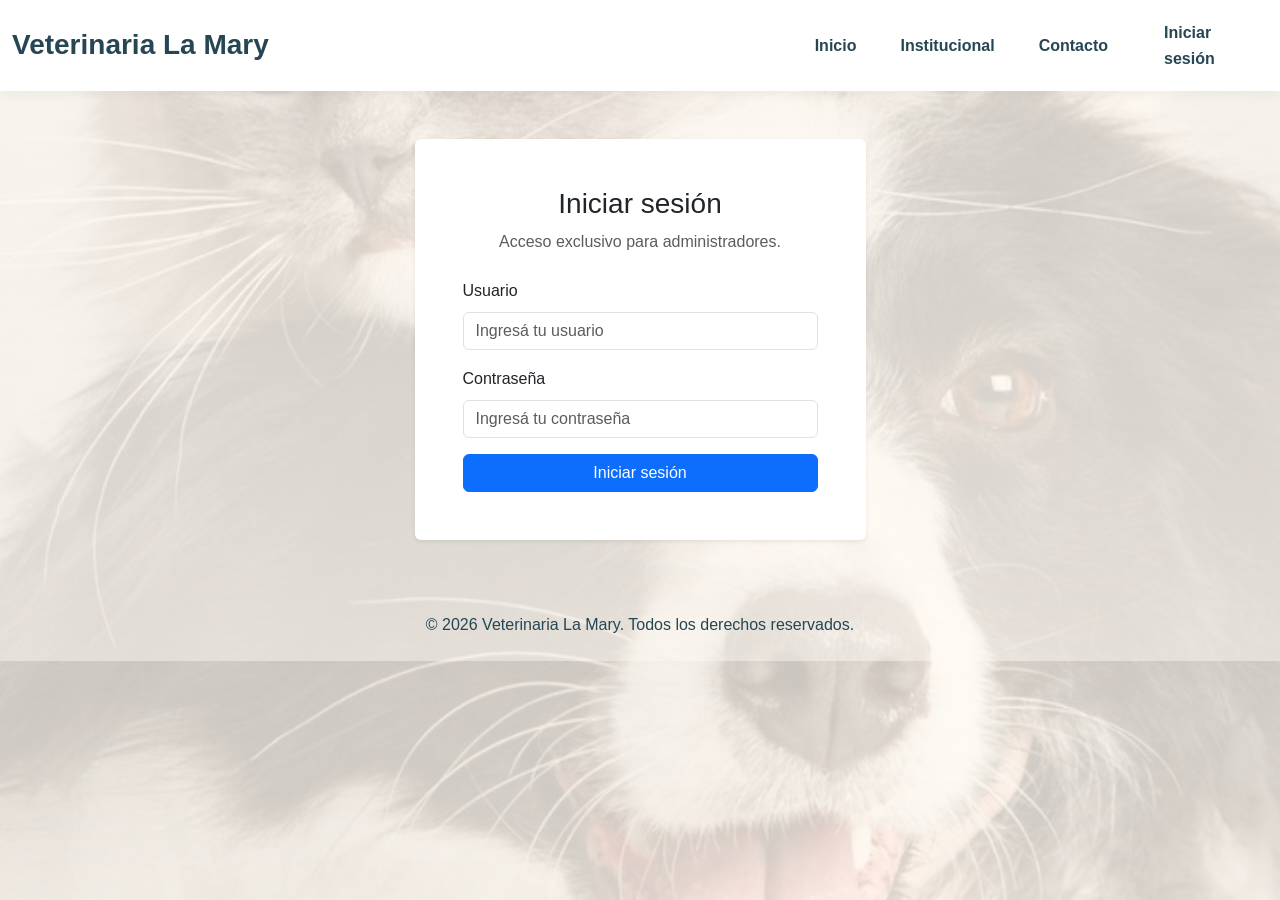
<file: login.html>
<!DOCTYPE html>
<html lang="es">

<head>
    <meta charset="UTF-8">
    <meta name="viewport" content="width=device-width, initial-scale=1.0">

    <title>Iniciar sesión | Veterinaria La Mary</title>

    <!-- Bootstrap -->
    <link
        href="https://cdn.jsdelivr.net/npm/bootstrap@5.3.3/dist/css/bootstrap.min.css"
        rel="stylesheet"
    >

    <!-- Estilos del proyecto -->
    <link rel="stylesheet" href="style.css?v=7">
    <link rel="stylesheet" href="paginas.css">

    <!-- Control de sesión -->
    <script src="js/auth.js" defer></script>
</head>

<body class="pagina-contacto">

    <!-- NAVBAR -->
    <nav class="navbar navbar-expand-lg navbar-light">
        <div class="container">

            <a class="navbar-brand" href="index.html">
                Veterinaria La Mary
            </a>

            <button
                class="navbar-toggler"
                type="button"
                data-bs-toggle="collapse"
                data-bs-target="#menuPrincipal"
                aria-controls="menuPrincipal"
                aria-expanded="false"
                aria-label="Abrir menú">

                <span class="navbar-toggler-icon"></span>
            </button>

            <div class="collapse navbar-collapse" id="menuPrincipal">
                <ul class="navbar-nav ms-auto">

                    <li class="nav-item">
                        <a class="nav-link" href="index.html">Inicio</a>
                    </li>

                    <li class="nav-item">
                        <a class="nav-link" href="institucional.html">Institucional</a>
                    </li>

                    <li class="nav-item">
                        <a class="nav-link" href="contacto.html">Contacto</a>
                    </li>

                </ul>
            </div>

        </div>
    </nav>

    <!-- LOGIN -->
    <main class="container py-5">

        <div class="row justify-content-center">

            <div class="col-md-6 col-lg-5">

                <div class="card shadow-sm border-0">

                    <div class="card-body p-4 p-md-5">

                        <div class="text-center mb-4">

                            <h1 class="h3">
                                Iniciar sesión
                            </h1>

                            <p class="text-muted">
                                Acceso exclusivo para administradores.
                            </p>

                        </div>

                        <form id="formLogin">

                            <div class="mb-3">

                                <label for="usuario" class="form-label">
                                    Usuario
                                </label>

                                <input
                                    type="text"
                                    class="form-control"
                                    id="usuario"
                                    name="usuario"
                                    placeholder="Ingresá tu usuario"
                                    required
                                >

                            </div>

                            <div class="mb-3">

                                <label for="contrasenia" class="form-label">
                                    Contraseña
                                </label>

                                <input
                                    type="password"
                                    class="form-control"
                                    id="contrasenia"
                                    name="contrasenia"
                                    placeholder="Ingresá tu contraseña"
                                    required
                                >

                            </div>

                            <div
                                id="mensajeLogin"
                                class="alert d-none"
                                role="alert">
                            </div>

                            <button
                                type="submit"
                                id="btnLogin"
                                class="btn btn-primary w-100">

                                Iniciar sesión

                            </button>

                        </form>

                    </div>

                </div>

            </div>

        </div>

    </main>

    <!-- FOOTER -->
    <footer class="text-center py-4">
        <p class="mb-0">
            © 2026 Veterinaria La Mary. Todos los derechos reservados.
        </p>
    </footer>

    <script
        src="https://cdn.jsdelivr.net/npm/bootstrap@5.3.3/dist/js/bootstrap.bundle.min.js">
    </script>

    <script src="js/login.js"></script>

</body>
</html>
</file>
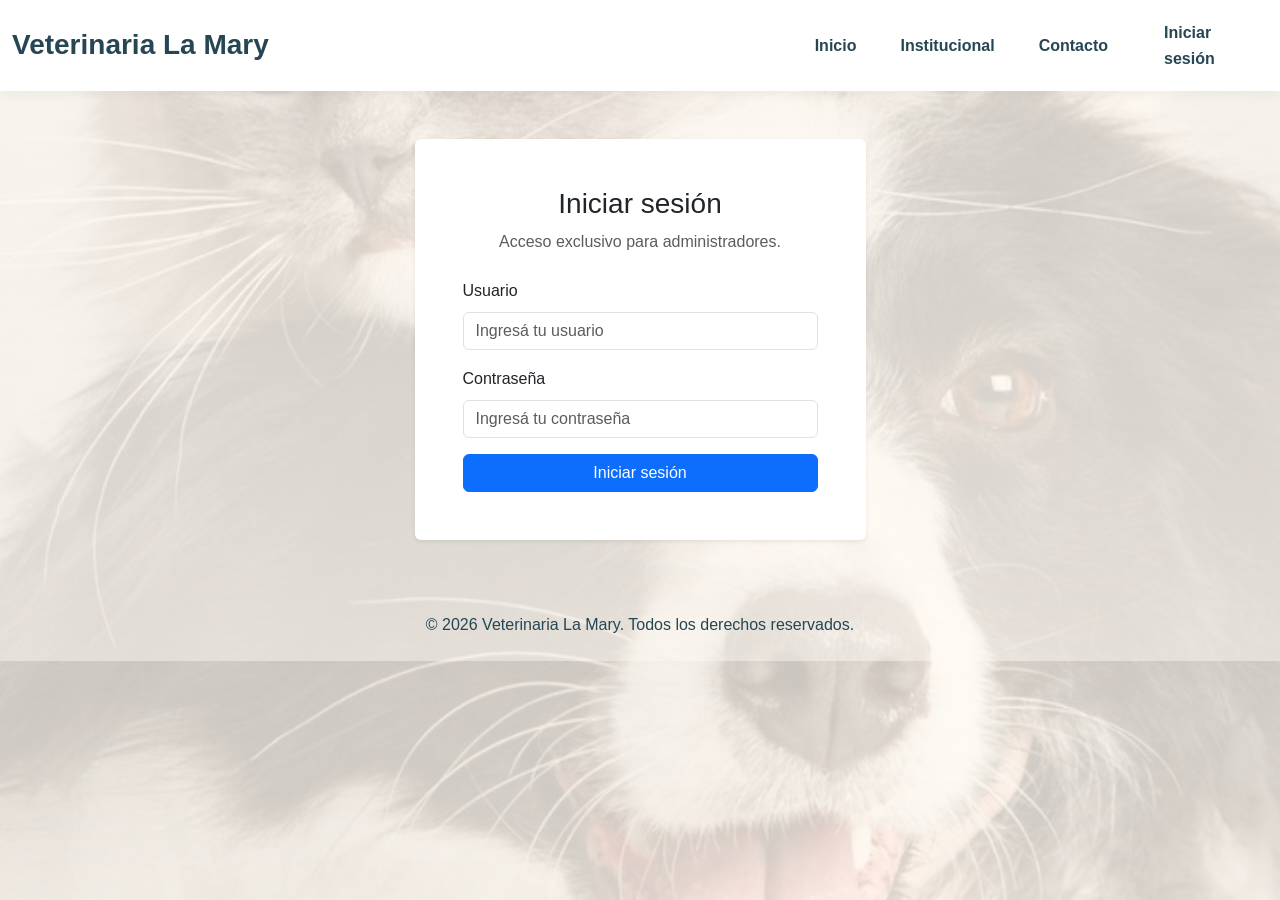
<file: mascotas.html>
<!DOCTYPE html>
<html lang="es">
<head>
  <meta charset="UTF-8">
  <meta name="viewport" content="width=device-width, initial-scale=1">
  <title>Gestión de Mascotas | Veterinaria La Mary</title>
  <link href="https://cdn.jsdelivr.net/npm/bootstrap@5.3.3/dist/css/bootstrap.min.css" rel="stylesheet">
  <link rel="stylesheet" href="style.css">
  <link rel="stylesheet" href="paginas.css">
  <!-- CONTROL DE SESIÓN -->
<script src="js/auth.js" defer></script>
</head>
<body class="pagina-contacto">
<nav class="navbar navbar-expand-lg navbar-light bg-white">
  <div class="container">
    <a class="navbar-brand" href="index.html">Veterinaria La Mary</a>
    <button class="navbar-toggler" type="button" data-bs-toggle="collapse" data-bs-target="#menu">
      <span class="navbar-toggler-icon"></span>
    </button>
    <div class="collapse navbar-collapse" id="menu">
      <ul class="navbar-nav ms-auto">
        <li class="nav-item"><a class="nav-link" href="index.html">Inicio</a></li>
        <li class="nav-item"><a class="nav-link" href="institucional.html">Institucional</a></li>
        <li class="nav-item"><a class="nav-link" href="contacto.html">Contacto</a></li>
        <li class="nav-item"><a class="nav-link active" href="mascotas.html">Mascotas</a></li>
        <li class="nav-item"><a class="nav-link" href="veterinarios.html">Veterinarios</a></li>
      </ul>
    </div>
  </div>
</nav>

<main class="container py-5">
  <header class="text-center mb-5">
    <h1>Gestión de Mascotas</h1>
    <p>Registro y administración de mascotas.</p>
  </header>

  <section class="card shadow-sm mb-4">
    <div class="card-header">
      <h2 class="h4 mb-0" id="tituloFormulario">Nueva mascota</h2>
    </div>
    <div class="card-body">
      <form id="formMascota">
        <input type="hidden" id="idMascota">
        <div class="row g-3">
          <div class="col-md-6">
            <label for="nombreMascota" class="form-label">Nombre</label>
            <input id="nombreMascota" class="form-control" required>
          </div>
          <div class="col-md-6">
            <label for="nombreDuenio" class="form-label">Dueño</label>
            <input id="nombreDuenio" class="form-control" required>
          </div>
          <div class="col-md-4">
            <label for="colorMascota" class="form-label">Color</label>
            <input id="colorMascota" class="form-control" required>
          </div>
          <div class="col-md-4">
            <label for="edadMascota" class="form-label">Edad</label>
            <input id="edadMascota" type="number" min="0" step="1" class="form-control" required>
          </div>
          <div class="col-md-4">
            <label for="pesoMascota" class="form-label">Peso en kg</label>
            <input id="pesoMascota" type="number" min="0.1" step="0.1" class="form-control" required>
          </div>
        </div>
        <div class="mt-3 d-flex gap-2">
          <button id="btnGuardarMascota" class="btn btn-primary" type="submit">Guardar mascota</button>
          <button id="btnCancelarEdicion" class="btn btn-secondary d-none" type="button">Cancelar</button>
        </div>
        <div id="mensajeMascota" class="mt-3" aria-live="polite"></div>
      </form>
    </div>
  </section>

  <section>
    <div class="d-flex justify-content-between align-items-center mb-3">
      <h2 class="h3">Mascotas registradas</h2>
      <span class="badge text-bg-primary fs-6">
        Total: <span id="totalMascotas">0</span>
      </span>
    </div>
    <div class="table-responsive">
      <table class="table table-bordered table-striped align-middle">
        <thead class="table-dark">
          <tr><th>Nombre</th><th>Dueño</th><th>Color</th><th>Edad</th><th>Peso</th><th>Acciones</th></tr>
        </thead>
        <tbody id="tablaMascotas"></tbody>
      </table>
    </div>
  </section>
</main>

<footer class="text-center py-4">
  <p>Veterinaria La Mary</p>
</footer>
<script src="https://cdn.jsdelivr.net/npm/bootstrap@5.3.3/dist/js/bootstrap.bundle.min.js"></script>
<script src="mascotas.js"></script>
</body>
</html>
</file>
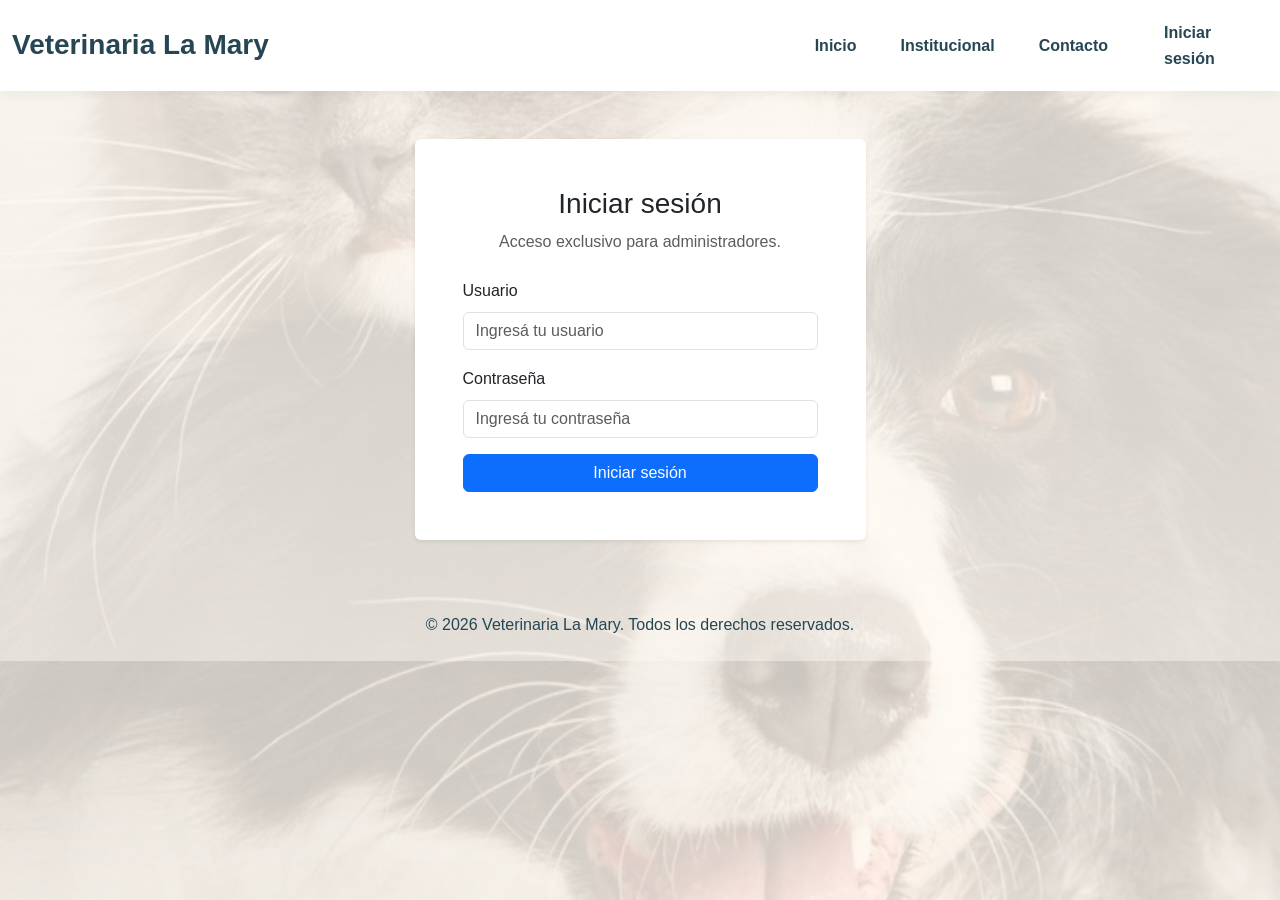
<file: veterinarios.html>
<!DOCTYPE html>
<html lang="es">
<head>
  <meta charset="UTF-8">
  <meta name="viewport" content="width=device-width, initial-scale=1">
  <title>Gestión de Veterinarios | Veterinaria La Mary</title>
  <link href="https://cdn.jsdelivr.net/npm/bootstrap@5.3.3/dist/css/bootstrap.min.css" rel="stylesheet">
  <link rel="stylesheet" href="style.css">
  <link rel="stylesheet" href="paginas.css">
  <!-- CONTROL DE SESIÓN -->
<script src="js/auth.js" defer></script>
</head>
<body class="pagina-contacto">
<nav class="navbar navbar-expand-lg navbar-light bg-white">
  <div class="container">
    <a class="navbar-brand" href="index.html">Veterinaria La Mary</a>
    <button class="navbar-toggler" type="button" data-bs-toggle="collapse" data-bs-target="#menu" aria-controls="menu" aria-expanded="false" aria-label="Abrir menú">
      <span class="navbar-toggler-icon"></span>
    </button>
    <div class="collapse navbar-collapse" id="menu">
      <ul class="navbar-nav ms-auto">
        <li class="nav-item"><a class="nav-link" href="index.html">Inicio</a></li>
        <li class="nav-item"><a class="nav-link" href="institucional.html">Institucional</a></li>
        <li class="nav-item"><a class="nav-link" href="contacto.html">Contacto</a></li>
        <li class="nav-item"><a class="nav-link" href="mascotas.html">Mascotas</a></li>
        <li class="nav-item"><a class="nav-link active" href="veterinarios.html">Veterinarios</a></li>
      </ul>
    </div>
  </div>
</nav>

<main class="container py-5">
  <header class="text-center mb-5">
    <h1>Gestión de Veterinarios</h1>
    <p>Registro y administración de profesionales.</p>
  </header>

  <section class="card shadow-sm mb-4">
    <div class="card-header"><h2 class="h4 mb-0" id="tituloFormulario">Nuevo veterinario</h2></div>
    <div class="card-body">
      <form id="formVeterinario">
        <input type="hidden" id="idVeterinario">
        <div class="row g-3">
          <div class="col-md-4">
            <label for="matriculaVeterinario" class="form-label">Matrícula</label>
            <input id="matriculaVeterinario" type="number" min="1" step="1" class="form-control" required>
          </div>
          <div class="col-md-8">
            <label for="nombreVeterinario" class="form-label">Nombre completo</label>
            <input id="nombreVeterinario" class="form-control" required>
          </div>
          <div class="col-md-8">
            <label for="especializacionVeterinario" class="form-label">Especialización</label>
            <input id="especializacionVeterinario" class="form-control" required>
          </div>
          <div class="col-md-4">
            <label for="valorConsultaVeterinario" class="form-label">Valor de consulta ($)</label>
            <input id="valorConsultaVeterinario" type="number" min="0" step="0.01" class="form-control" required>
          </div>
        </div>
        <div class="mt-3 d-flex gap-2">
          <button id="btnGuardarVeterinario" type="submit" class="btn btn-primary">Guardar veterinario</button>
          <button id="btnCancelarEdicion" type="button" class="btn btn-secondary d-none">Cancelar</button>
        </div>
        <div id="mensajeVeterinario" class="mt-3" aria-live="polite"></div>
      </form>
    </div>
  </section>

  <section>
    <div class="d-flex justify-content-between align-items-center flex-wrap gap-2 mb-3">
      <h2 class="h3">Veterinarios registrados</h2>
      <input type="search" id="filtroVeterinario" class="form-control" style="max-width:420px" placeholder="Buscar por nombre, matrícula o especialización..." aria-label="Buscar veterinario">
    </div>
    <div class="table-responsive">
      <table class="table table-bordered table-striped align-middle">
        <thead class="table-dark">
          <tr><th>Nombre</th><th>Matrícula</th><th>Especialización</th><th>Valor de consulta</th><th>Acciones</th></tr>
        </thead>
        <tbody id="tablaVeterinarios"></tbody>
      </table>
    </div>
  </section>
</main>

<footer class="text-center py-4"><p>Veterinaria La Mary</p></footer>
<script src="https://cdn.jsdelivr.net/npm/bootstrap@5.3.3/dist/js/bootstrap.bundle.min.js"></script>
<script src="veterinarios.js"></script>
</body>
</html>
</file>
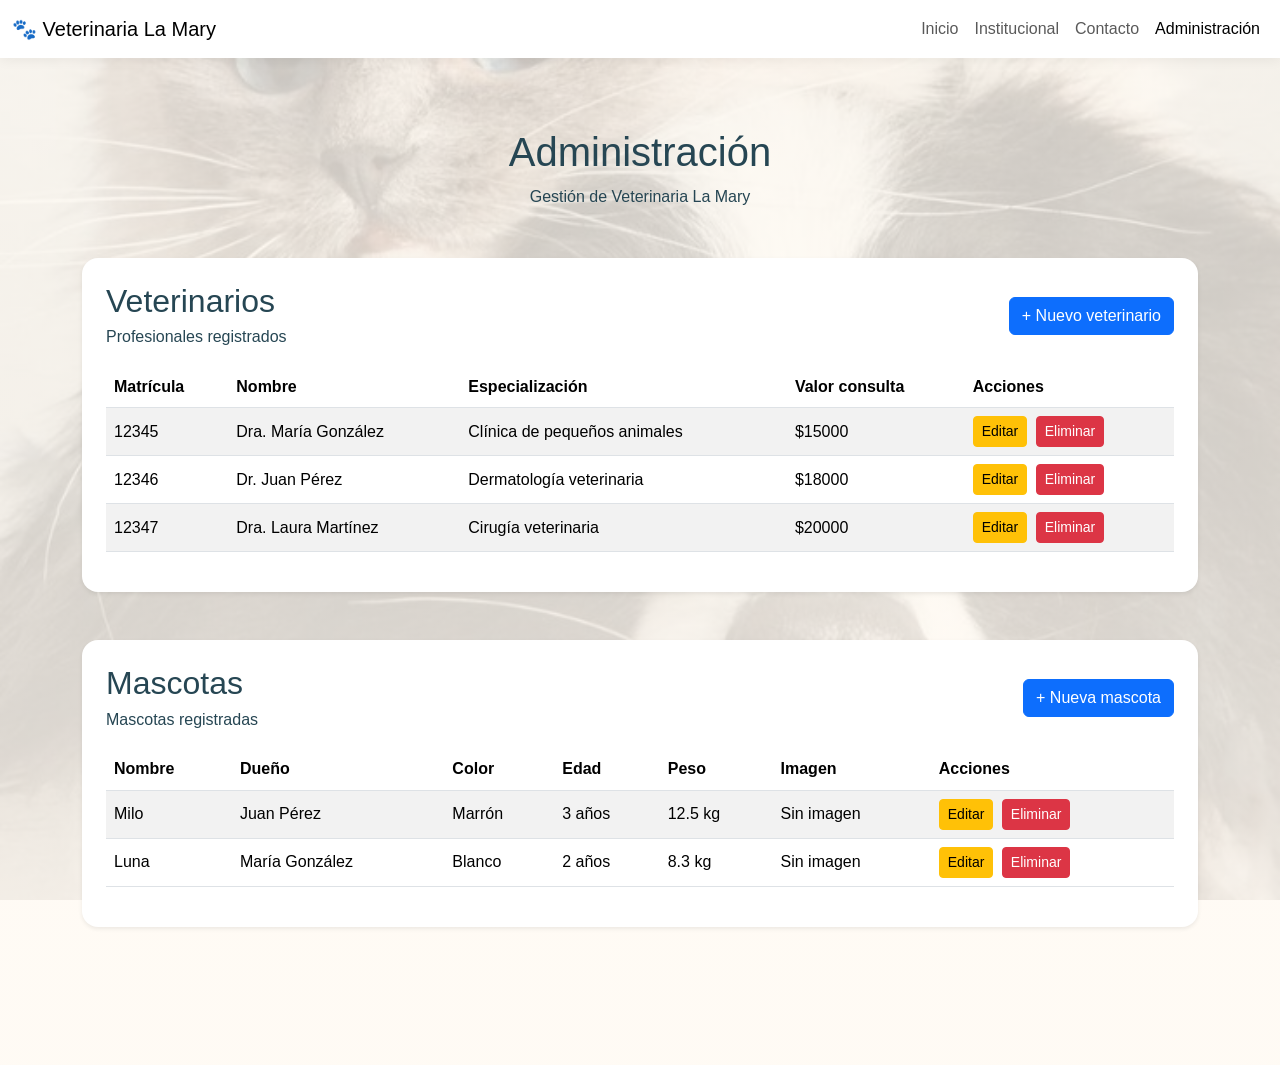
<file: veterinaria-la-mary-main/admin.html>
<!DOCTYPE html>
<html lang="es">

<head>

    <meta charset="UTF-8">

    <meta
        name="viewport"
        content="width=device-width, initial-scale=1.0"
    >

    <title>
        Administración | Veterinaria La Mary
    </title>


    <!-- BOOTSTRAP -->

    <link
        href="https://cdn.jsdelivr.net/npm/bootstrap@5.3.3/dist/css/bootstrap.min.css"
        rel="stylesheet"
    >


    <!-- CSS PROPIO -->

    <link
        rel="stylesheet"
        href="style.css?v=3"
    >

    <link
        rel="stylesheet"
        href="paginas.css"
    >

</head>


<body class="pagina-contacto">


    <!-- ========================================== -->
    <!-- ENCABEZADO -->
    <!-- ========================================== -->

    <header class="header">

        <nav class="navbar navbar-expand-lg">

            <div class="container-fluid">


                <!-- LOGO -->

                <a
                    class="navbar-brand"
                    href="index.html"
                >
                    🐾 Veterinaria La Mary
                </a>


                <!-- BOTÓN MENÚ MOBILE -->

                <button
                    class="navbar-toggler"
                    type="button"
                    data-bs-toggle="collapse"
                    data-bs-target="#menuPrincipal"
                    aria-controls="menuPrincipal"
                    aria-expanded="false"
                    aria-label="Abrir menú"
                >

                    <span class="navbar-toggler-icon"></span>

                </button>


                <!-- MENÚ -->

                <div
                    class="collapse navbar-collapse"
                    id="menuPrincipal"
                >

                    <ul class="navbar-nav ms-auto">


                        <li class="nav-item">

                            <a
                                class="nav-link"
                                href="index.html"
                            >
                                Inicio
                            </a>

                        </li>


                        <li class="nav-item">

                            <a
                                class="nav-link"
                                href="institucional.html"
                            >
                                Institucional
                            </a>

                        </li>


                        <li class="nav-item">

                            <a
                                class="nav-link"
                                href="contacto.html"
                            >
                                Contacto
                            </a>

                        </li>


                        <li class="nav-item">

                            <a
                                class="nav-link active"
                                href="admin.html"
                            >
                                Administración
                            </a>

                        </li>


                    </ul>

                </div>

            </div>

        </nav>

    </header>



    <!-- ========================================== -->
    <!-- CONTENIDO PRINCIPAL -->
    <!-- ========================================== -->

    <main class="pagina-contenido">


        <!-- ====================================== -->
        <!-- TÍTULO -->
        <!-- ====================================== -->

        <section class="text-center mb-5">

            <h1>
                Administración
            </h1>

            <p>
                Gestión de Veterinaria La Mary
            </p>

        </section>



        <!-- ========================================== -->
        <!-- VETERINARIOS -->
        <!-- ========================================== -->

        <section class="container mb-5">

            <div class="bg-white rounded-4 shadow-sm p-4">


                <!-- ENCABEZADO -->

                <div
                    class="d-flex justify-content-between align-items-center mb-3"
                >

                    <div>

                        <h2 class="mb-1">
                            Veterinarios
                        </h2>

                        <p class="mb-0">
                            Profesionales registrados
                        </p>

                    </div>


                    <!-- BOTÓN NUEVO -->

                    <button
                        type="button"
                        class="btn btn-primary"
                        data-bs-toggle="modal"
                        data-bs-target="#modalVeterinario"
                        onclick="prepararNuevoVeterinario()"
                    >
                        + Nuevo veterinario
                    </button>

                </div>



                <!-- TABLA -->

                <div class="table-responsive">

                    <table
                        class="table table-striped table-hover align-middle"
                    >

                        <thead>

                            <tr>

                                <th>
                                    Matrícula
                                </th>

                                <th>
                                    Nombre
                                </th>

                                <th>
                                    Especialización
                                </th>

                                <th>
                                    Valor consulta
                                </th>

                                <th>
                                    Acciones
                                </th>

                            </tr>

                        </thead>


                        <tbody id="tablaVeterinarios">

                        </tbody>

                    </table>

                </div>

            </div>

        </section>



        <!-- ========================================== -->
        <!-- MASCOTAS -->
        <!-- ========================================== -->

        <section class="container mb-5">

            <div class="bg-white rounded-4 shadow-sm p-4">


                <!-- ENCABEZADO -->

                <div
                    class="d-flex justify-content-between align-items-center mb-3"
                >

                    <div>

                        <h2 class="mb-1">
                            Mascotas
                        </h2>

                        <p class="mb-0">
                            Mascotas registradas
                        </p>

                    </div>


                    <!-- BOTÓN NUEVA MASCOTA -->

                    <button
                        type="button"
                        class="btn btn-primary"
                        data-bs-toggle="modal"
                        data-bs-target="#modalMascota"
                        onclick="prepararNuevaMascota()"
                    >
                        + Nueva mascota
                    </button>

                </div>



                <!-- TABLA MASCOTAS -->

                <div class="table-responsive">

                    <table
                        class="table table-striped table-hover align-middle"
                    >

                        <thead>

                            <tr>

                                <th>
                                    Nombre
                                </th>

                                <th>
                                    Dueño
                                </th>

                                <th>
                                    Color
                                </th>

                                <th>
                                    Edad
                                </th>

                                <th>
                                    Peso
                                </th>

                                <th>
                                    Imagen
                                </th>

                                <th>
                                    Acciones
                                </th>

                            </tr>

                        </thead>


                        <tbody id="tablaMascotas">

                        </tbody>

                    </table>

                </div>

            </div>

        </section>


    </main>



    <!-- ========================================== -->
    <!-- MODAL VETERINARIO -->
    <!-- ========================================== -->

    <div
        class="modal fade"
        id="modalVeterinario"
        tabindex="-1"
        aria-hidden="true"
    >

        <div class="modal-dialog">

            <div class="modal-content">


                <!-- HEADER -->

                <div class="modal-header">

                    <h5
                        class="modal-title"
                        id="tituloModalVeterinario"
                    >
                        Nuevo veterinario
                    </h5>


                    <button
                        type="button"
                        class="btn-close"
                        data-bs-dismiss="modal"
                        aria-label="Cerrar"
                    ></button>

                </div>



                <!-- FORMULARIO -->

                <form id="formVeterinario">

                    <div class="modal-body">


                        <!-- ID OCULTO -->

                        <input
                            type="hidden"
                            id="idVeterinario"
                        >


                        <!-- MATRÍCULA -->

                        <div class="mb-3">

                            <label
                                for="matricula"
                                class="form-label"
                            >
                                Matrícula
                            </label>


                            <input
                                type="number"
                                class="form-control"
                                id="matricula"
                                required
                            >

                        </div>



                        <!-- NOMBRE -->

                        <div class="mb-3">

                            <label
                                for="nombreVeterinario"
                                class="form-label"
                            >
                                Nombre
                            </label>


                            <input
                                type="text"
                                class="form-control"
                                id="nombreVeterinario"
                                required
                            >

                        </div>



                        <!-- ESPECIALIZACIÓN -->

                        <div class="mb-3">

                            <label
                                for="especializacion"
                                class="form-label"
                            >
                                Especialización
                            </label>


                            <input
                                type="text"
                                class="form-control"
                                id="especializacion"
                                required
                            >

                        </div>



                        <!-- VALOR -->

                        <div class="mb-3">

                            <label
                                for="valorConsulta"
                                class="form-label"
                            >
                                Valor de consulta
                            </label>


                            <input
                                type="number"
                                class="form-control"
                                id="valorConsulta"
                                required
                            >

                        </div>


                    </div>



                    <!-- FOOTER -->

                    <div class="modal-footer">


                        <button
                            type="button"
                            class="btn btn-secondary"
                            data-bs-dismiss="modal"
                        >
                            Cancelar
                        </button>


                        <button
                            type="submit"
                            class="btn btn-primary"
                            id="botonGuardarVeterinario"
                        >
                            Guardar veterinario
                        </button>


                    </div>

                </form>

            </div>

        </div>

    </div>



    <!-- ========================================== -->
    <!-- MODAL MASCOTA -->
    <!-- ========================================== -->

    <div
        class="modal fade"
        id="modalMascota"
        tabindex="-1"
        aria-hidden="true"
    >

        <div class="modal-dialog">

            <div class="modal-content">


                <!-- HEADER -->

                <div class="modal-header">

                    <h5
                        class="modal-title"
                        id="tituloModalMascota"
                    >
                        Nueva mascota
                    </h5>


                    <button
                        type="button"
                        class="btn-close"
                        data-bs-dismiss="modal"
                        aria-label="Cerrar"
                    ></button>

                </div>



                <!-- FORMULARIO -->

                <form id="formMascota">

                    <div class="modal-body">


                        <!-- ID OCULTO -->

                        <input
                            type="hidden"
                            id="idMascota"
                        >



                        <!-- NOMBRE MASCOTA -->

                        <div class="mb-3">

                            <label
                                for="nombreMascota"
                                class="form-label"
                            >
                                Nombre de la mascota
                            </label>


                            <input
                                type="text"
                                class="form-control"
                                id="nombreMascota"
                                required
                            >

                        </div>



                        <!-- DUEÑO -->

                        <div class="mb-3">

                            <label
                                for="nombreDuenio"
                                class="form-label"
                            >
                                Nombre del dueño
                            </label>


                            <input
                                type="text"
                                class="form-control"
                                id="nombreDuenio"
                                required
                            >

                        </div>



                        <!-- COLOR -->

                        <div class="mb-3">

                            <label
                                for="colorMascota"
                                class="form-label"
                            >
                                Color
                            </label>


                            <input
                                type="text"
                                class="form-control"
                                id="colorMascota"
                                required
                            >

                        </div>



                        <!-- EDAD -->

                        <div class="mb-3">

                            <label
                                for="edadMascota"
                                class="form-label"
                            >
                                Edad
                            </label>


                            <input
                                type="number"
                                class="form-control"
                                id="edadMascota"
                                min="0"
                                required
                            >

                        </div>



                        <!-- PESO -->

                        <div class="mb-3">

                            <label
                                for="pesoMascota"
                                class="form-label"
                            >
                                Peso (kg)
                            </label>


                            <input
                                type="number"
                                class="form-control"
                                id="pesoMascota"
                                min="0"
                                step="0.1"
                                required
                            >

                        </div>



                        <!-- IMAGEN -->

                        <div class="mb-3">

                            <label
                                for="imagenMascota"
                                class="form-label"
                            >
                                Imagen de la mascota
                            </label>


                            <input
                                type="file"
                                class="form-control"
                                id="imagenMascota"
                                accept="image/*"
                            >


                            <div class="form-text">

                                Seleccioná una imagen
                                desde tu computadora.

                            </div>

                        </div>



                        <!-- ELIMINAR IMAGEN -->

                        <div class="form-check mb-3">

                            <input
                                class="form-check-input"
                                type="checkbox"
                                id="eliminarImagen"
                            >


                            <label
                                class="form-check-label"
                                for="eliminarImagen"
                            >
                                Eliminar imagen actual
                            </label>

                        </div>


                    </div>



                    <!-- FOOTER -->

                    <div class="modal-footer">


                        <button
                            type="button"
                            class="btn btn-secondary"
                            data-bs-dismiss="modal"
                        >
                            Cancelar
                        </button>


                        <button
                            type="submit"
                            class="btn btn-primary"
                            id="botonGuardarMascota"
                        >
                            Guardar mascota
                        </button>


                    </div>

                </form>

            </div>

        </div>

    </div>



    <!-- ========================================== -->
    <!-- BOOTSTRAP JAVASCRIPT -->
    <!-- ========================================== -->

    <script
        src="https://cdn.jsdelivr.net/npm/bootstrap@5.3.3/dist/js/bootstrap.bundle.min.js"
    ></script>



    <!-- JAVASCRIPT PROPIO -->

    <script src="js/app.js"></script>


</body>

</html>
</file>
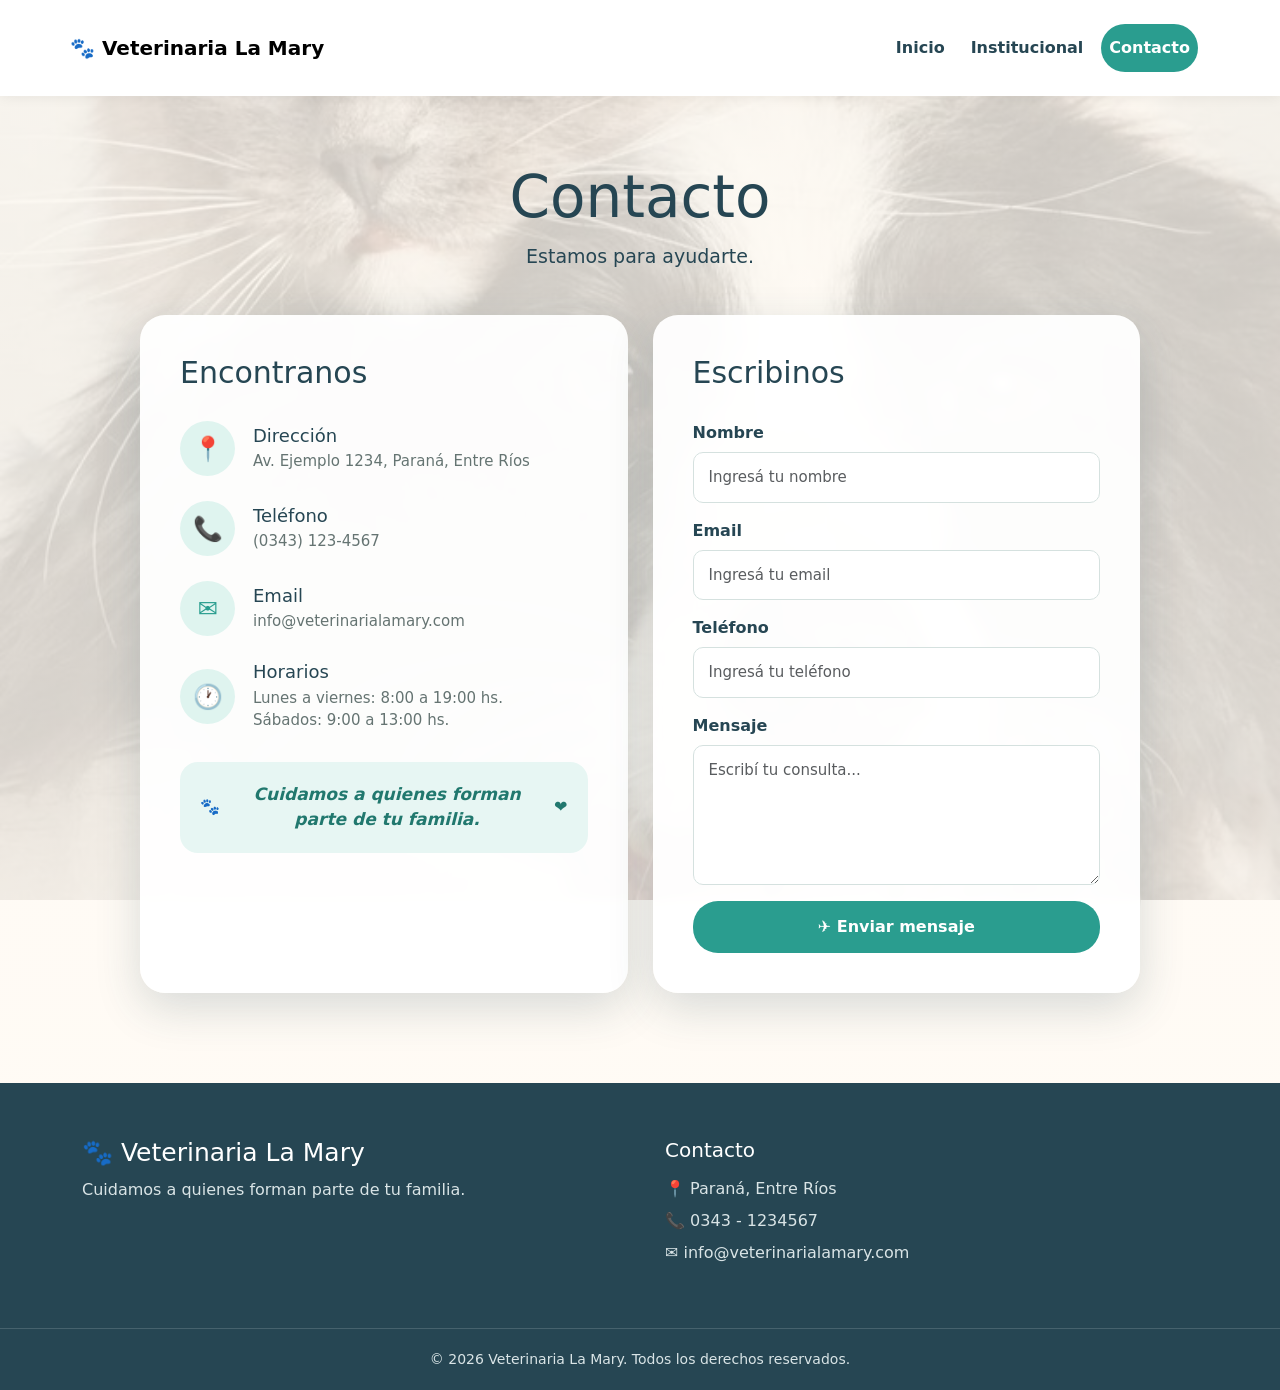
<file: veterinaria-la-mary-main/contacto.html>
<!DOCTYPE html>
<html lang="es">

<head>
    <meta charset="UTF-8">
    <meta name="viewport" content="width=device-width, initial-scale=1.0">

    <title>Contacto | Veterinaria La Mary</title>

    <!-- CSS propio -->
    <link rel="stylesheet" href="style.css?v=3">
    <link rel="stylesheet" href="paginas.css?v=1">

    <!-- Bootstrap -->
    <link
        href="https://cdn.jsdelivr.net/npm/bootstrap@5.3.3/dist/css/bootstrap.min.css"
        rel="stylesheet"
    >
</head>

<body class="pagina-contacto">

    <!-- ENCABEZADO -->
    <header class="header">

        <nav class="navbar navbar-expand-lg">

            <div class="container contenedor nav">

                <!-- LOGO -->
                <a href="index.html" class="navbar-brand logo">
                    🐾 Veterinaria La Mary
                </a>

                <!-- BOTÓN DEL MENÚ EN CELULAR -->
                <button
                    class="navbar-toggler"
                    type="button"
                    data-bs-toggle="collapse"
                    data-bs-target="#menuPrincipal"
                    aria-controls="menuPrincipal"
                    aria-expanded="false"
                    aria-label="Abrir menú"
                >
                    <span class="navbar-toggler-icon"></span>
                </button>

                <!-- MENÚ -->
                <div
                    class="collapse navbar-collapse"
                    id="menuPrincipal"
                >

                    <nav class="navbar-nav ms-auto">

                        <a
                            href="index.html"
                            class="nav-link"
                        >
                            Inicio
                        </a>

                        <a
                            href="institucional.html"
                            class="nav-link"
                        >
                            Institucional
                        </a>

                        <a
                            href="contacto.html"
                            class="nav-link activo"
                        >
                            Contacto
                        </a>

                    </nav>

                </div>

            </div>

        </nav>

    </header>


    <!-- CONTENIDO -->
    <main class="pagina-contenido">

        <div class="container">

            <div class="titulo-pagina">

                <h1>
                    Contacto
                </h1>

                <p>
                    Estamos para ayudarte.
                </p>

            </div>


            <!-- INFORMACIÓN Y FORMULARIO -->
            <section class="contacto-grid">

                <!-- INFORMACIÓN -->
                <div class="tarjeta-contacto">

                    <h2>
                        Encontranos
                    </h2>


                    <div class="dato-contacto">

                        <div class="icono-contacto">
                            📍
                        </div>

                        <div>

                            <h3>
                                Dirección
                            </h3>

                            <p>
                                Av. Ejemplo 1234, Paraná, Entre Ríos
                            </p>

                        </div>

                    </div>


                    <div class="dato-contacto">

                        <div class="icono-contacto">
                            📞
                        </div>

                        <div>

                            <h3>
                                Teléfono
                            </h3>

                            <p>
                                (0343) 123-4567
                            </p>

                        </div>

                    </div>


                    <div class="dato-contacto">

                        <div class="icono-contacto">
                            ✉️
                        </div>

                        <div>

                            <h3>
                                Email
                            </h3>

                            <p>
                                info@veterinarialamary.com
                            </p>

                        </div>

                    </div>


                    <div class="dato-contacto">

                        <div class="icono-contacto">
                            🕐
                        </div>

                        <div>

                            <h3>
                                Horarios
                            </h3>

                            <p>
                                Lunes a viernes: 8:00 a 19:00 hs.
                            </p>

                            <p>
                                Sábados: 9:00 a 13:00 hs.
                            </p>

                        </div>

                    </div>


                    <div class="frase-contacto">

                        🐾

                        <p>
                            Cuidamos a quienes forman parte de tu familia.
                        </p>

                        ❤️

                    </div>

                </div>


                <!-- FORMULARIO -->
                <div class="tarjeta-contacto">

                    <h2>
                        Escribinos
                    </h2>


                    <form>

                        <!-- NOMBRE -->
                        <div class="campo mb-3">

                            <label
                                for="nombre"
                                class="form-label"
                            >
                                Nombre
                            </label>

                            <input
                                type="text"
                                id="nombre"
                                name="nombre"
                                class="form-control"
                                placeholder="Ingresá tu nombre"
                            >

                        </div>


                        <!-- EMAIL -->
                        <div class="campo mb-3">

                            <label
                                for="email"
                                class="form-label"
                            >
                                Email
                            </label>

                            <input
                                type="email"
                                id="email"
                                name="email"
                                class="form-control"
                                placeholder="Ingresá tu email"
                            >

                        </div>


                        <!-- TELÉFONO -->
                        <div class="campo mb-3">

                            <label
                                for="telefono"
                                class="form-label"
                            >
                                Teléfono
                            </label>

                            <input
                                type="tel"
                                id="telefono"
                                name="telefono"
                                class="form-control"
                                placeholder="Ingresá tu teléfono"
                            >

                        </div>


                        <!-- MENSAJE -->
                        <div class="campo mb-3">

                            <label
                                for="mensaje"
                                class="form-label"
                            >
                                Mensaje
                            </label>

                            <textarea
                                id="mensaje"
                                name="mensaje"
                                class="form-control"
                                rows="5"
                                placeholder="Escribí tu consulta..."
                            ></textarea>

                        </div>


                        <!-- BOTÓN -->
                        <button
                            type="submit"
                            class="btn"
                        >
                            ✈️ Enviar mensaje
                        </button>

                    </form>

                </div>

            </section>

        </div>

    </main>


    <!-- PIE DE PÁGINA -->
    <footer class="footer">

        <div class="container contenedor footer-contenido">

            <div>

                <h3>
                    🐾 Veterinaria La Mary
                </h3>

                <p>
                    Cuidamos a quienes forman parte de tu familia.
                </p>

            </div>


            <div>

                <h4>
                    Contacto
                </h4>

                <p>
                    📍 Paraná, Entre Ríos
                </p>

                <p>
                    📞 0343 - 1234567
                </p>

                <p>
                    ✉️ info@veterinarialamary.com
                </p>

            </div>

        </div>


        <div class="footer-bottom">

            <p>
                © 2026 Veterinaria La Mary. Todos los derechos reservados.
            </p>

        </div>

    </footer>


    <!-- JavaScript de Bootstrap -->
    <script
        src="https://cdn.jsdelivr.net/npm/bootstrap@5.3.3/dist/js/bootstrap.bundle.min.js">
    </script>
    <script src="js/app.js"></script>

</body>

</html>
</file>
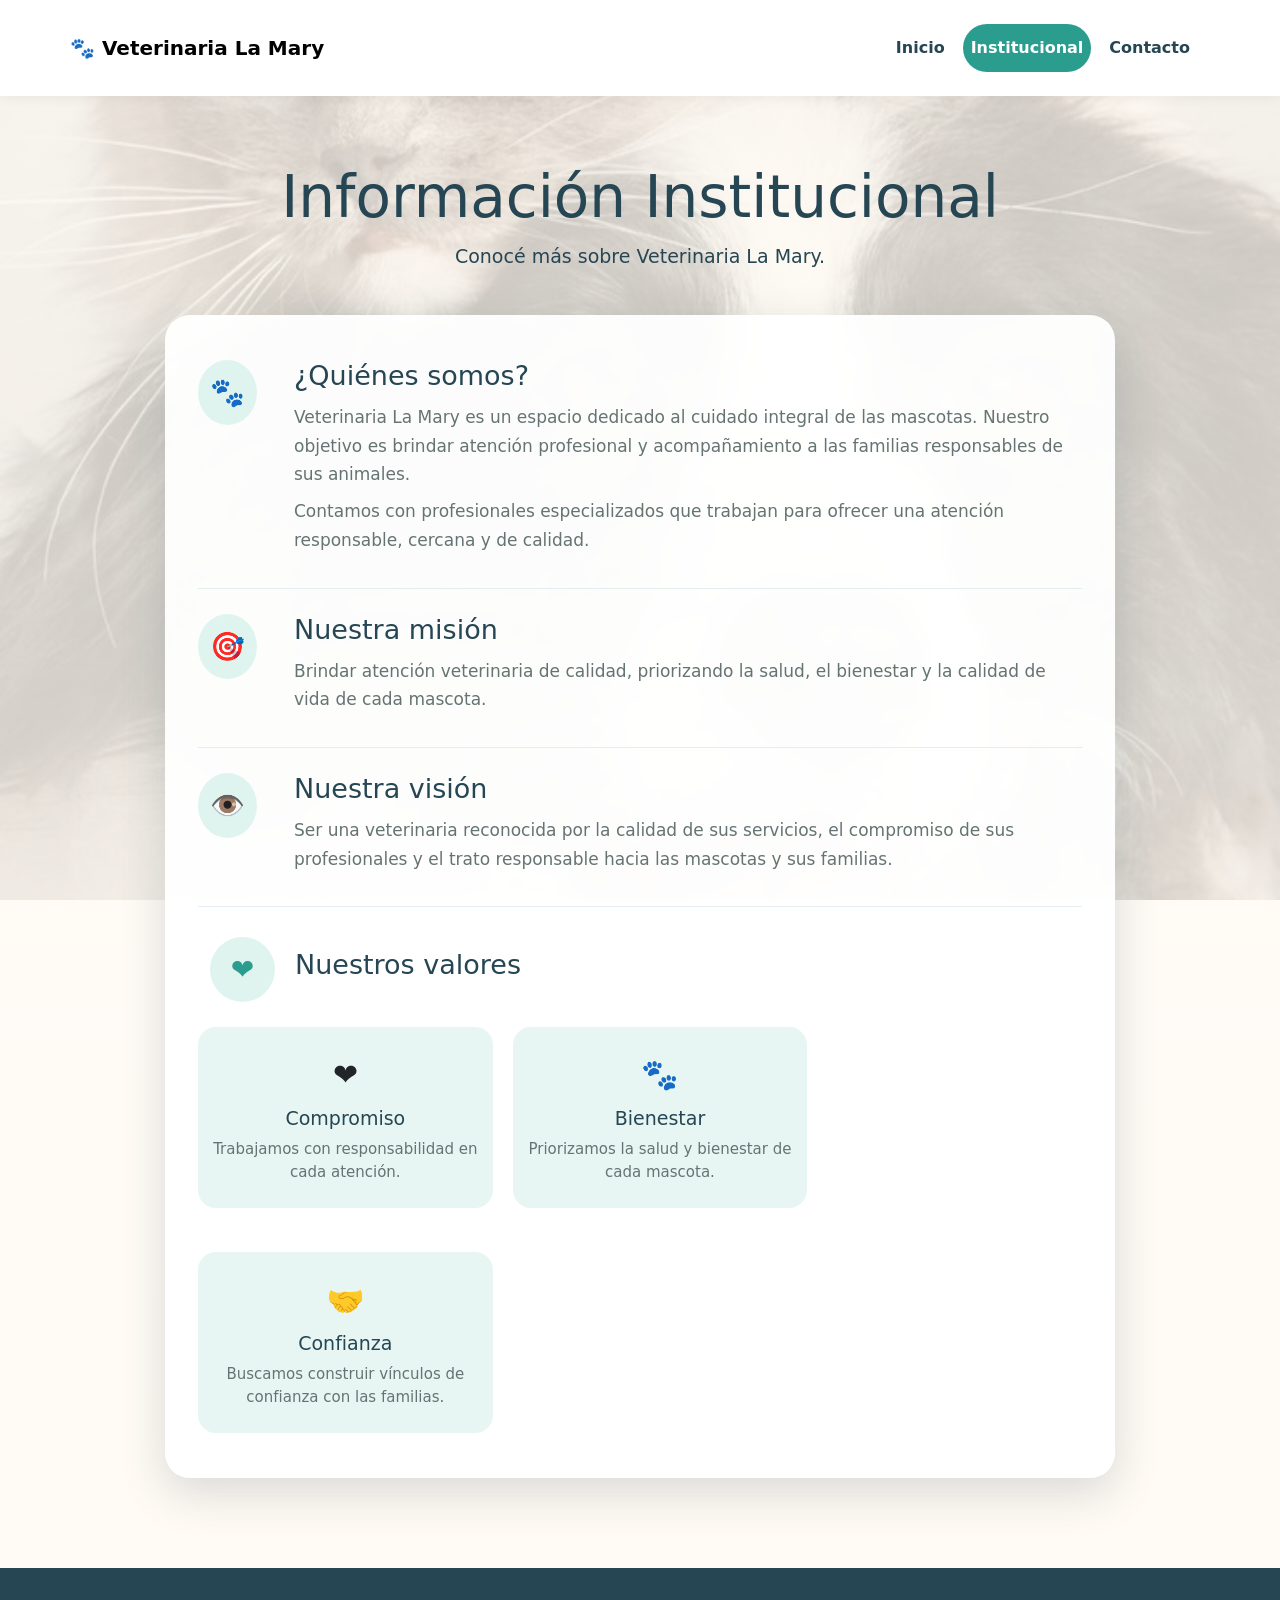
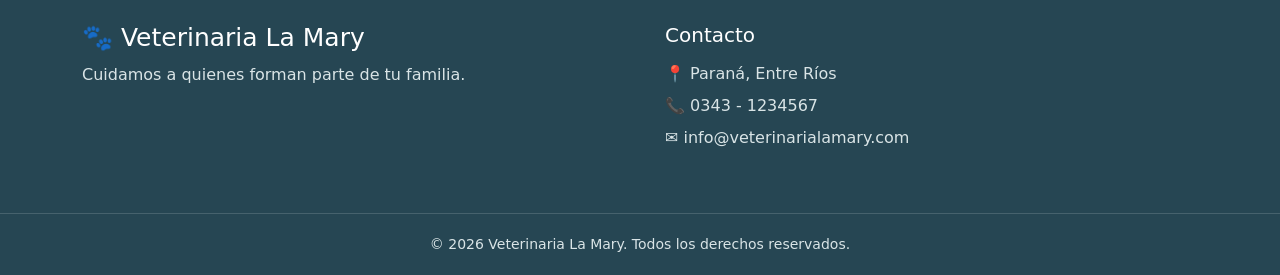
<file: veterinaria-la-mary-main/institucional.html>
<!DOCTYPE html>
<html lang="es">

<head>
    <meta charset="UTF-8">
    <meta name="viewport" content="width=device-width, initial-scale=1.0">

    <title>Institucional | Veterinaria La Mary</title>

    <!-- CSS propio -->
    <link rel="stylesheet" href="style.css?v=3">
    <link rel="stylesheet" href="paginas.css?v=1">

    <!-- Bootstrap -->
    <link
        href="https://cdn.jsdelivr.net/npm/bootstrap@5.3.3/dist/css/bootstrap.min.css"
        rel="stylesheet"
    >
</head>

<body class="pagina-institucional">

    <!-- ENCABEZADO -->
    <header class="header">

        <nav class="navbar navbar-expand-lg">

            <div class="container contenedor nav">

                <!-- LOGO -->
                <a href="index.html" class="navbar-brand logo">
                    🐾 Veterinaria La Mary
                </a>

                <!-- BOTÓN DEL MENÚ EN CELULAR -->
                <button
                    class="navbar-toggler"
                    type="button"
                    data-bs-toggle="collapse"
                    data-bs-target="#menuPrincipal"
                    aria-controls="menuPrincipal"
                    aria-expanded="false"
                    aria-label="Abrir menú"
                >
                    <span class="navbar-toggler-icon"></span>
                </button>

                <!-- MENÚ -->
                <div
                    class="collapse navbar-collapse"
                    id="menuPrincipal"
                >

                    <nav class="navbar-nav ms-auto">

                        <a
                            href="index.html"
                            class="nav-link"
                        >
                            Inicio
                        </a>

                        <a
                            href="institucional.html"
                            class="nav-link activo"
                        >
                            Institucional
                        </a>

                        <a
                            href="contacto.html"
                            class="nav-link"
                        >
                            Contacto
                        </a>

                    </nav>

                </div>

            </div>

        </nav>

    </header>


    <!-- CONTENIDO PRINCIPAL -->
    <main class="pagina-contenido">

        <div class="container">

            <div class="titulo-pagina">

                <h1>
                    Información Institucional
                </h1>

                <p>
                    Conocé más sobre Veterinaria La Mary.
                </p>

            </div>


            <section class="tarjeta-institucional">


                <!-- ¿QUIÉNES SOMOS? -->
                <div class="bloque-institucional row align-items-start">

                    <div class="icono-institucional col-auto">
                        🐾
                    </div>

                    <div class="col">

                        <h2>
                            ¿Quiénes somos?
                        </h2>

                        <p>
                            Veterinaria La Mary es un espacio dedicado al cuidado
                            integral de las mascotas. Nuestro objetivo es brindar
                            atención profesional y acompañamiento a las familias
                            responsables de sus animales.
                        </p>

                        <p>
                            Contamos con profesionales especializados que trabajan
                            para ofrecer una atención responsable, cercana y de calidad.
                        </p>

                    </div>

                </div>


                <!-- MISIÓN -->
                <div class="bloque-institucional row align-items-start">

                    <div class="icono-institucional col-auto">
                        🎯
                    </div>

                    <div class="col">

                        <h2>
                            Nuestra misión
                        </h2>

                        <p>
                            Brindar atención veterinaria de calidad, priorizando
                            la salud, el bienestar y la calidad de vida de cada mascota.
                        </p>

                    </div>

                </div>


                <!-- VISIÓN -->
                <div class="bloque-institucional row align-items-start">

                    <div class="icono-institucional col-auto">
                        👁️
                    </div>

                    <div class="col">

                        <h2>
                            Nuestra visión
                        </h2>

                        <p>
                            Ser una veterinaria reconocida por la calidad de sus
                            servicios, el compromiso de sus profesionales y el trato
                            responsable hacia las mascotas y sus familias.
                        </p>

                    </div>

                </div>


                <!-- VALORES -->
                <div class="valores-institucional">

                    <div class="titulo-valores">

                        <div class="icono-institucional">
                            ❤️
                        </div>

                        <h2>
                            Nuestros valores
                        </h2>

                    </div>


                    <div class="valores-grid row g-4">


                        <!-- COMPROMISO -->
                        <article class="valor col-12 col-md-4">

                            <span>
                                ❤️
                            </span>

                            <h3>
                                Compromiso
                            </h3>

                            <p>
                                Trabajamos con responsabilidad en cada atención.
                            </p>

                        </article>


                        <!-- BIENESTAR -->
                        <article class="valor col-12 col-md-4">

                            <span>
                                🐾
                            </span>

                            <h3>
                                Bienestar
                            </h3>

                            <p>
                                Priorizamos la salud y bienestar de cada mascota.
                            </p>

                        </article>


                        <!-- CONFIANZA -->
                        <article class="valor col-12 col-md-4">

                            <span>
                                🤝
                            </span>

                            <h3>
                                Confianza
                            </h3>

                            <p>
                                Buscamos construir vínculos de confianza con las familias.
                            </p>

                        </article>

                    </div>

                </div>

            </section>

        </div>

    </main>


    <!-- PIE DE PÁGINA -->
    <footer class="footer">

        <div class="container contenedor footer-contenido">

            <div>

                <h3>
                    🐾 Veterinaria La Mary
                </h3>

                <p>
                    Cuidamos a quienes forman parte de tu familia.
                </p>

            </div>


            <div>

                <h4>
                    Contacto
                </h4>

                <p>
                    📍 Paraná, Entre Ríos
                </p>

                <p>
                    📞 0343 - 1234567
                </p>

                <p>
                    ✉️ info@veterinarialamary.com
                </p>

            </div>

        </div>


        <div class="footer-bottom">

            <p>
                © 2026 Veterinaria La Mary. Todos los derechos reservados.
            </p>

        </div>

    </footer>


    <!-- JavaScript de Bootstrap -->
    <script
        src="https://cdn.jsdelivr.net/npm/bootstrap@5.3.3/dist/js/bootstrap.bundle.min.js">
    </script>

</body>

</html>
</file>
<file: style.css>
/* =========================
   CONFIGURACIÓN GENERAL
========================= */

:root {
    --verde: #2a9d8f;
    --verde-oscuro: #21786e;
    --verde-claro: #70c1b3;

    --crema: #fffaf3;
    --crema-oscuro: #f5eee3;

    --azul: #264653;

    --blanco: #ffffff;

    --gris: #f3f7f6;
    --gris-texto: #657472;
}

* {
    margin: 0;
    padding: 0;
    box-sizing: border-box;
}

html {
    scroll-behavior: smooth;
}

body {
    font-family: Arial, Helvetica, sans-serif;
    color: var(--azul);
    background-color: var(--crema);
    line-height: 1.6;
}

img {
    max-width: 100%;
    display: block;
}

a {
    text-decoration: none;
    color: inherit;
}

.contenedor {
    width: min(1100px, 90%);
    margin: 0 auto;
}


/* =========================
   HEADER
========================= */

.header {
    background-color: var(--blanco);
    position: sticky;
    top: 0;
    z-index: 1000;
    box-shadow: 0 2px 12px rgba(0, 0, 0, 0.06);
}

.nav {
    min-height: 80px;
    display: flex;
    align-items: center;
    justify-content: space-between;
    gap: 30px;
}

.logo {
    font-size: 28px;
    font-weight: 800;
    color: var(--azul);
    white-space: nowrap;
}

.nav nav {
    display: flex;
    align-items: center;
    gap: 10px;
}

.nav nav a {
    padding: 12px 20px;
    border-radius: 30px;
    font-weight: 700;
    color: var(--azul);
    transition: 0.3s ease;
}

.nav nav a:hover {
    color: var(--verde);
    background-color: #eaf7f5;
}

.nav nav a.activo {
    background-color: var(--verde);
    color: var(--blanco);
}


/* =========================
   PORTADA / HERO
========================= */

.hero {
    min-height: 650px;

    background-image:
        linear-gradient(
            rgba(38, 70, 83, 0.55),
            rgba(38, 70, 83, 0.55)
        ),
        url("./img/portada.jpg");

    background-size: cover;
    background-position: center;

    display: flex;
    align-items: center;
}

.hero-contenido {
    width: min(1100px, 90%);
    margin: 0 auto;
    color: var(--blanco);
    max-width: 720px;
}

.etiqueta {
    display: inline-block;
    background-color: rgba(255, 255, 255, 0.92);
    color: var(--verde-oscuro);
    padding: 8px 18px;
    border-radius: 30px;
    font-weight: 700;
    margin-bottom: 20px;
}

.hero h1 {
    font-size: clamp(42px, 6vw, 72px);
    line-height: 1.08;
    margin-bottom: 25px;
    font-weight: 800;
}

.hero h1 span {
    display: block;
    color: #bcebe4;
}

.hero p {
    font-size: 20px;
    max-width: 650px;
    margin-bottom: 30px;
}

.botones {
    display: flex;
    gap: 15px;
    flex-wrap: wrap;
}

.boton {
    display: inline-block;
    padding: 14px 28px;
    border-radius: 30px;
    font-weight: 700;
    transition: 0.3s ease;
    border: 2px solid transparent;
}

.boton-principal {
    background-color: var(--verde);
    color: var(--blanco);
}

.boton-principal:hover {
    background-color: var(--verde-oscuro);
    transform: translateY(-2px);
}

.boton-secundario {
    background-color: transparent;
    color: var(--blanco);
    border-color: var(--blanco);
}

.boton-secundario:hover {
    background-color: var(--blanco);
    color: var(--azul);
}

.boton-blanco {
    background-color: var(--blanco);
    color: var(--verde-oscuro);
}

.boton-blanco:hover {
    transform: translateY(-2px);
}


/* =========================
   SECCIONES
========================= */

.seccion {
    padding: 90px 0;
}

.titulo-seccion {
    text-align: center;
    max-width: 750px;
    margin: 0 auto 50px;
}

.titulo-seccion > span {
    display: inline-block;
    color: var(--verde);
    font-weight: 800;
    text-transform: uppercase;
    letter-spacing: 1px;
    margin-bottom: 12px;
}

.titulo-seccion h2 {
    font-size: clamp(32px, 4vw, 48px);
    line-height: 1.15;
    margin-bottom: 18px;
}

.titulo-seccion p {
    color: var(--gris-texto);
    font-size: 18px;
}


/* =========================
   BENEFICIOS
========================= */

.beneficios {
    background-color: var(--crema);
}

.beneficios-grid {
    width: 100%;
}

.beneficio {
    background-color: var(--blanco);
    padding: 40px 30px;
    text-align: center;
    border-radius: 24px;
    box-shadow: 0 10px 30px rgba(38, 70, 83, 0.08);
    transition: 0.3s ease;
}

.beneficio:hover {
    transform: translateY(-6px);
}

.icono {
    width: 75px;
    height: 75px;
    margin: 0 auto 25px;
    border-radius: 50%;
    background-color: #e5f6f3;

    display: flex;
    align-items: center;
    justify-content: center;

    font-size: 35px;
}

.beneficio h3 {
    font-size: 22px;
    margin-bottom: 12px;
}

.beneficio p {
    color: var(--gris-texto);
}


/* =========================
   PROFESIONALES
========================= */

.equipo {
    background-color: var(--gris);
}

.profesionales-grid {
    width: 100%;
}

.profesional {
    transition: 0.3s ease;
}

.profesional:hover {
    transform: translateY(-6px);
}

.profesional .card {
    height: 100%;
    background-color: var(--blanco);
    border: none;
    border-radius: 22px;
    overflow: hidden;
    box-shadow: 0 10px 30px rgba(38, 70, 83, 0.08);
}

.profesional img {
    width: 100%;
    height: 300px;
    object-fit: cover;
}

.profesional-contenido {
    padding: 25px;
}

.especialidad {
    display: inline-block;
    background-color: #e4f6f3;
    color: var(--verde-oscuro);
    padding: 6px 13px;
    border-radius: 20px;
    font-size: 13px;
    font-weight: 700;
    margin-bottom: 15px;
}

.profesional h3 {
    font-size: 25px;
    margin-bottom: 10px;
}

.profesional p {
    color: var(--gris-texto);
}


/* =========================
   MASCOTAS
========================= */

.mascotas {
    background-color: var(--crema);
}

.mascotas-contenedor {
    display: grid;
    grid-template-columns: 1fr 1fr;
    gap: 70px;
    align-items: center;
}

.mascotas-imagen img {
    width: 100%;
    height: 450px;
    object-fit: cover;
    border-radius: 30px;
    box-shadow: 0 15px 35px rgba(38, 70, 83, 0.12);
}

.mascotas-texto .etiqueta {
    background-color: #e4f6f3;
    color: var(--verde-oscuro);
}

.mascotas-texto h2 {
    font-size: clamp(32px, 4vw, 48px);
    line-height: 1.15;
    margin-bottom: 20px;
}

.mascotas-texto p {
    color: var(--gris-texto);
    font-size: 18px;
    margin-bottom: 25px;
}


/* =========================
   CTA
========================= */

.cta {
    background-color: var(--verde);
    color: var(--blanco);
    text-align: center;
    padding: 80px 0;
}

.cta h2 {
    font-size: clamp(32px, 4vw, 48px);
    margin-bottom: 10px;
}

.cta p {
    font-size: 19px;
    margin-bottom: 25px;
}


/* =========================
   FOOTER
========================= */

.footer {
    background-color: var(--azul);
    color: var(--blanco);
}

.footer-contenido {
    padding: 55px 0;
    display: grid;
    grid-template-columns: 1fr 1fr;
    gap: 50px;
}

.footer h3 {
    font-size: 25px;
    margin-bottom: 10px;
}

.footer h4 {
    font-size: 20px;
    margin-bottom: 15px;
}

.footer p {
    color: #d9e4e6;
    margin-bottom: 8px;
}

.footer-bottom {
    border-top: 1px solid rgba(255, 255, 255, 0.15);
    text-align: center;
    padding: 20px;
}

.footer-bottom p {
    margin: 0;
    font-size: 14px;
}


/* =========================
   RESPONSIVE
========================= */

@media (max-width: 900px) {

    .mascotas-contenedor {
        grid-template-columns: 1fr;
        gap: 40px;
    }

    .hero {
        min-height: 580px;
    }
}


@media (max-width: 700px) {

    .nav {
        flex-direction: column;
        justify-content: center;
        padding: 20px 0;
    }

    .logo {
        font-size: 24px;
    }

    .nav nav {
        flex-wrap: wrap;
        justify-content: center;
    }

    .nav nav a {
        padding: 9px 13px;
    }

    .hero {
        min-height: 600px;
        background-position: center;
    }

    .hero-contenido {
        text-align: center;
    }

    .hero h1 {
        font-size: 42px;
    }

    .hero p {
        font-size: 17px;
    }

    .botones {
        justify-content: center;
    }

    .seccion {
        padding: 65px 0;
    }

    .profesional img {
        height: 280px;
    }

    .mascotas-imagen img {
        height: 350px;
    }

    .footer-contenido {
        grid-template-columns: 1fr;
        gap: 30px;
        text-align: center;
    }
}


/* =========================================
   PAGINAS INSTITUCIONAL Y CONTACTO
========================================= */

.pagina-institucional,
.pagina-contacto {
    background-image:
        linear-gradient(
            rgba(255, 250, 243, 0.72),
            rgba(255, 250, 243, 0.82)
        ),
        url("./img/mascotas.jpg");

    background-size: cover;
    background-position: center;
    background-attachment: fixed;
}


/* =========================
   CONTENIDO GENERAL
========================= */

.pagina-contenido {
    min-height: calc(100vh - 80px);
    padding: 75px 20px 90px;
}


/* =========================
   TITULO
========================= */

.titulo-pagina {
    text-align: center;
    max-width: 800px;
    margin: 0 auto 45px;
}

.titulo-pagina h1 {
    color: var(--azul);
    font-size: clamp(38px, 5vw, 58px);
    line-height: 1.1;
    margin-bottom: 12px;
}

.titulo-pagina p {
    color: var(--azul);
    font-size: 19px;
}


/* =========================================
   INSTITUCIONAL
========================================= */

.tarjeta-institucional {
    width: min(950px, 100%);
    margin: 0 auto;
    padding: 45px;
    background: rgba(255, 255, 255, 0.92);
    border-radius: 25px;
    box-shadow: 0 15px 45px rgba(38, 70, 83, 0.15);
    backdrop-filter: blur(5px);
}

.bloque-institucional {
    display: grid;
    grid-template-columns: 75px 1fr;
    gap: 25px;
    align-items: start;
    padding: 25px 0;
    border-bottom: 1px solid #e5eeee;
}

.bloque-institucional:first-child {
    padding-top: 0;
}

.icono-institucional {
    width: 65px;
    height: 65px;
    border-radius: 50%;
    background-color: #dff4ef;
    color: var(--verde);
    display: flex;
    align-items: center;
    justify-content: center;
    font-size: 30px;
}

.bloque-institucional h2 {
    color: var(--azul);
    font-size: 27px;
    margin-bottom: 10px;
}

.bloque-institucional p {
    color: var(--gris-texto);
    font-size: 17px;
    margin-bottom: 8px;
}


/* =========================
   VALORES
========================= */

.valores-institucional {
    padding-top: 30px;
}

.titulo-valores {
    display: flex;
    align-items: center;
    gap: 20px;
    margin-bottom: 25px;
}

.titulo-valores h2 {
    color: var(--azul);
    font-size: 27px;
}

.valores-grid {
    display: grid;
    grid-template-columns: repeat(3, 1fr);
    gap: 20px;
}

.valor {
    background-color: rgba(228, 246, 243, 0.75);
    border-radius: 18px;
    padding: 25px 20px;
    text-align: center;
}

.valor > span {
    font-size: 30px;
    display: block;
    margin-bottom: 10px;
}

.valor h3 {
    color: var(--azul);
    font-size: 19px;
    margin-bottom: 8px;
}

.valor p {
    color: var(--gris-texto);
    font-size: 15px;
}


/* =========================================
   CONTACTO
========================================= */

.contacto-grid {
    width: min(1000px, 100%);
    margin: 0 auto;
    display: grid;
    grid-template-columns: 1fr 1fr;
    gap: 25px;
}

.tarjeta-contacto {
    background: rgba(255, 255, 255, 0.93);
    border-radius: 25px;
    padding: 40px;
    box-shadow: 0 15px 45px rgba(38, 70, 83, 0.15);
    backdrop-filter: blur(5px);
}

.tarjeta-contacto h2 {
    color: var(--azul);
    font-size: 30px;
    margin-bottom: 30px;
}


/* =========================
   DATOS
========================= */

.dato-contacto {
    display: grid;
    grid-template-columns: 60px 1fr;
    gap: 18px;
    align-items: center;
    margin-bottom: 25px;
}

.icono-contacto {
    width: 55px;
    height: 55px;
    border-radius: 50%;
    background-color: #dff4ef;
    color: var(--verde);
    display: flex;
    align-items: center;
    justify-content: center;
    font-size: 25px;
}

.dato-contacto h3 {
    color: var(--azul);
    font-size: 18px;
    margin-bottom: 3px;
}

.dato-contacto p {
    color: var(--gris-texto);
    font-size: 15px;
    margin: 0;
}


/* =========================
   FRASE
========================= */

.frase-contacto {
    margin-top: 30px;
    padding: 20px;
    background-color: #e7f6f3;
    border-radius: 18px;
    display: flex;
    align-items: center;
    justify-content: center;
    gap: 15px;
    color: var(--verde-oscuro);
    text-align: center;
}

.frase-contacto p {
    font-size: 17px;
    font-style: italic;
    font-weight: 700;
    margin: 0;
}


/* =========================
   FORMULARIO
========================= */

.campo {
    margin-bottom: 18px;
}

.campo label {
    display: block;
    color: var(--azul);
    font-weight: 700;
    margin-bottom: 7px;
}

.campo input,
.campo textarea {
    width: 100%;
    border: 1px solid #d5e1df;
    border-radius: 10px;
    padding: 13px 15px;
    font-family: inherit;
    font-size: 15px;
    background-color: rgba(255, 255, 255, 0.9);
    color: var(--azul);
    outline: none;
    transition: 0.3s ease;
}

.campo input:focus,
.campo textarea:focus {
    border-color: var(--verde);
    box-shadow: 0 0 0 3px rgba(42, 157, 143, 0.12);
}

.campo textarea {
    resize: vertical;
}

.tarjeta-contacto button {
    width: 100%;
    border: none;
    border-radius: 25px;
    padding: 14px;
    background-color: var(--verde);
    color: white;
    font-size: 16px;
    font-weight: 700;
    cursor: pointer;
    transition: 0.3s ease;
}

.tarjeta-contacto button:hover {
    background-color: var(--verde-oscuro);
    transform: translateY(-2px);
}


/* =========================================
   RESPONSIVE - PAGINAS INTERNAS
========================================= */

@media (max-width: 800px) {

    .tarjeta-institucional {
        padding: 30px 25px;
    }

    .valores-grid {
        grid-template-columns: 1fr;
    }

    .contacto-grid {
        grid-template-columns: 1fr;
    }

}


@media (max-width: 600px) {

    .pagina-contenido {
        padding: 50px 15px 70px;
    }

    .bloque-institucional {
        grid-template-columns: 1fr;
        text-align: center;
    }

    .icono-institucional {
        margin: 0 auto;
    }

    .titulo-valores {
        flex-direction: column;
        text-align: center;
    }

    .tarjeta-contacto {
        padding: 30px 22px;
    }

}


/* =========================================
   NAVBAR BOOTSTRAP - ADMINISTRACIÓN
========================================= */

/* Fondo blanco igual al navbar de Contacto */

.pagina-contacto > .navbar {
    background-color: var(--blanco);
    min-height: 80px;
    box-shadow: 0 2px 12px rgba(0, 0, 0, 0.06);
    position: sticky;
    top: 0;
    z-index: 1000;
}


/* Nombre Veterinaria La Mary */

.pagina-contacto > .navbar .navbar-brand {
    color: var(--azul) !important;
    font-size: 28px;
    font-weight: 800;
    transition: 0.3s ease;
}

.pagina-contacto > .navbar .navbar-brand:hover {
    color: var(--verde) !important;
}


/* Links del menú */

.pagina-contacto > .navbar .nav-link {
    color: var(--azul) !important;
    font-weight: 700;
    padding: 12px 20px !important;
    border-radius: 30px;
    margin-left: 4px;
    transition: 0.3s ease;
}


/* Efecto al pasar el mouse */

.pagina-contacto > .navbar .nav-link:hover {
    color: var(--verde) !important;
    background-color: #eaf7f5;
}


/* Página activa */

.pagina-contacto > .navbar .nav-link.active {
    background-color: var(--verde) !important;
    color: var(--blanco) !important;
}


/* Botón hamburguesa */

.pagina-contacto > .navbar .navbar-toggler {
    border: 2px solid var(--azul);
    padding: 7px 10px;
}

.pagina-contacto > .navbar .navbar-toggler:focus {
    box-shadow: 0 0 0 3px rgba(42, 157, 143, 0.20);
}


/* Icono hamburguesa */

.pagina-contacto > .navbar .navbar-toggler-icon {
    background-image: url("data:image/svg+xml,%3csvg xmlns='http://www.w3.org/2000/svg' viewBox='0 0 30 30'%3e%3cpath stroke='%23264653' stroke-linecap='round' stroke-miterlimit='10' stroke-width='2' d='M4 7h22M4 15h22M4 23h22'/%3e%3c/svg%3e");
}


/* =========================================
   NAVBAR BOOTSTRAP - RESPONSIVE
========================================= */

@media (max-width: 991.98px) {

    .pagina-contacto > .navbar .navbar-collapse {
        background-color: var(--blanco);
        padding: 15px 0;
        margin-top: 10px;
        border-radius: 15px;
    }

    .pagina-contacto > .navbar .nav-link {
        margin: 4px 10px;
        text-align: center;
    }

}


@media (max-width: 700px) {

    .pagina-contacto > .navbar .navbar-brand {
        font-size: 23px;
    }

}
</file>
<file: veterinaria-la-mary-main/style.css>
/* =========================
   CONFIGURACIÓN GENERAL
========================= */

:root {
    --verde: #2a9d8f;
    --verde-oscuro: #21786e;
    --verde-claro: #70c1b3;

    --crema: #fffaf3;
    --crema-oscuro: #f5eee3;

    --azul: #264653;

    --blanco: #ffffff;

    --gris: #f3f7f6;
    --gris-texto: #657472;
}

* {
    margin: 0;
    padding: 0;
    box-sizing: border-box;
}

html {
    scroll-behavior: smooth;
}

body {
    font-family: Arial, Helvetica, sans-serif;
    color: var(--azul);
    background-color: var(--crema);
    line-height: 1.6;
}

img {
    max-width: 100%;
    display: block;
}

a {
    text-decoration: none;
    color: inherit;
}

.contenedor {
    width: min(1100px, 90%);
    margin: 0 auto;
}


/* =========================
   HEADER
========================= */

.header {
    background-color: var(--blanco);
    position: sticky;
    top: 0;
    z-index: 1000;
    box-shadow: 0 2px 12px rgba(0, 0, 0, 0.06);
}

.nav {
    min-height: 80px;
    display: flex;
    align-items: center;
    justify-content: space-between;
    gap: 30px;
}

.logo {
    font-size: 28px;
    font-weight: 800;
    color: var(--azul);
    white-space: nowrap;
}

.nav nav {
    display: flex;
    align-items: center;
    gap: 10px;
}

.nav nav a {
    padding: 12px 20px;
    border-radius: 30px;
    font-weight: 700;
    color: var(--azul);
    transition: 0.3s ease;
}

.nav nav a:hover {
    color: var(--verde);
    background-color: #eaf7f5;
}

.nav nav a.activo {
    background-color: var(--verde);
    color: var(--blanco);
}


/* =========================
   PORTADA / HERO
========================= */

.hero {
    min-height: 650px;

    background-image:
        linear-gradient(
            rgba(38, 70, 83, 0.55),
            rgba(38, 70, 83, 0.55)
        ),
        url("./img/portada.jpg");

    background-size: cover;
    background-position: center;

    display: flex;
    align-items: center;
}

.hero-contenido {
    width: min(1100px, 90%);
    margin: 0 auto;
    color: var(--blanco);
    max-width: 720px;
}

.etiqueta {
    display: inline-block;
    background-color: rgba(255, 255, 255, 0.92);
    color: var(--verde-oscuro);
    padding: 8px 18px;
    border-radius: 30px;
    font-weight: 700;
    margin-bottom: 20px;
}

.hero h1 {
    font-size: clamp(42px, 6vw, 72px);
    line-height: 1.08;
    margin-bottom: 25px;
    font-weight: 800;
}

.hero h1 span {
    display: block;
    color: #bcebe4;
}

.hero p {
    font-size: 20px;
    max-width: 650px;
    margin-bottom: 30px;
}

.botones {
    display: flex;
    gap: 15px;
    flex-wrap: wrap;
}

.boton {
    display: inline-block;
    padding: 14px 28px;
    border-radius: 30px;
    font-weight: 700;
    transition: 0.3s ease;
    border: 2px solid transparent;
}

.boton-principal {
    background-color: var(--verde);
    color: var(--blanco);
}

.boton-principal:hover {
    background-color: var(--verde-oscuro);
    transform: translateY(-2px);
}

.boton-secundario {
    background-color: transparent;
    color: var(--blanco);
    border-color: var(--blanco);
}

.boton-secundario:hover {
    background-color: var(--blanco);
    color: var(--azul);
}

.boton-blanco {
    background-color: var(--blanco);
    color: var(--verde-oscuro);
}

.boton-blanco:hover {
    transform: translateY(-2px);
}


/* =========================
   SECCIONES
========================= */

.seccion {
    padding: 90px 0;
}

.titulo-seccion {
    text-align: center;
    max-width: 750px;
    margin: 0 auto 50px;
}

.titulo-seccion > span {
    display: inline-block;
    color: var(--verde);
    font-weight: 800;
    text-transform: uppercase;
    letter-spacing: 1px;
    margin-bottom: 12px;
}

.titulo-seccion h2 {
    font-size: clamp(32px, 4vw, 48px);
    line-height: 1.15;
    margin-bottom: 18px;
}

.titulo-seccion p {
    color: var(--gris-texto);
    font-size: 18px;
}


/* =========================
   BENEFICIOS
========================= */

.beneficios {
    background-color: var(--crema);
}

.beneficios-grid {
    width: 100%;
}

.beneficio {
    background-color: var(--blanco);
    padding: 40px 30px;
    text-align: center;
    border-radius: 24px;
    box-shadow: 0 10px 30px rgba(38, 70, 83, 0.08);
    transition: 0.3s ease;
}

.beneficio:hover {
    transform: translateY(-6px);
}

.icono {
    width: 75px;
    height: 75px;
    margin: 0 auto 25px;
    border-radius: 50%;
    background-color: #e5f6f3;

    display: flex;
    align-items: center;
    justify-content: center;

    font-size: 35px;
}

.beneficio h3 {
    font-size: 22px;
    margin-bottom: 12px;
}

.beneficio p {
    color: var(--gris-texto);
}


/* =========================
   PROFESIONALES
========================= */

.equipo {
    background-color: var(--gris);
}

.profesionales-grid {
    width: 100%;
}

.profesional {
    transition: 0.3s ease;
}

.profesional:hover {
    transform: translateY(-6px);
}

.profesional .card {
    height: 100%;
    background-color: var(--blanco);
    border: none;
    border-radius: 22px;
    overflow: hidden;
    box-shadow: 0 10px 30px rgba(38, 70, 83, 0.08);
}

.profesional img {
    width: 100%;
    height: 300px;
    object-fit: cover;
}

.profesional-contenido {
    padding: 25px;
}

.especialidad {
    display: inline-block;
    background-color: #e4f6f3;
    color: var(--verde-oscuro);
    padding: 6px 13px;
    border-radius: 20px;
    font-size: 13px;
    font-weight: 700;
    margin-bottom: 15px;
}

.profesional h3 {
    font-size: 25px;
    margin-bottom: 10px;
}

.profesional p {
    color: var(--gris-texto);
}


/* =========================
   MASCOTAS
========================= */

.mascotas {
    background-color: var(--crema);
}

.mascotas-contenedor {
    display: grid;
    grid-template-columns: 1fr 1fr;
    gap: 70px;
    align-items: center;
}

.mascotas-imagen img {
    width: 100%;
    height: 450px;
    object-fit: cover;
    border-radius: 30px;
    box-shadow: 0 15px 35px rgba(38, 70, 83, 0.12);
}

.mascotas-texto .etiqueta {
    background-color: #e4f6f3;
    color: var(--verde-oscuro);
}

.mascotas-texto h2 {
    font-size: clamp(32px, 4vw, 48px);
    line-height: 1.15;
    margin-bottom: 20px;
}

.mascotas-texto p {
    color: var(--gris-texto);
    font-size: 18px;
    margin-bottom: 25px;
}


/* =========================
   CTA
========================= */

.cta {
    background-color: var(--verde);
    color: var(--blanco);
    text-align: center;
    padding: 80px 0;
}

.cta h2 {
    font-size: clamp(32px, 4vw, 48px);
    margin-bottom: 10px;
}

.cta p {
    font-size: 19px;
    margin-bottom: 25px;
}


/* =========================
   FOOTER
========================= */

.footer {
    background-color: var(--azul);
    color: var(--blanco);
}

.footer-contenido {
    padding: 55px 0;
    display: grid;
    grid-template-columns: 1fr 1fr;
    gap: 50px;
}

.footer h3 {
    font-size: 25px;
    margin-bottom: 10px;
}

.footer h4 {
    font-size: 20px;
    margin-bottom: 15px;
}

.footer p {
    color: #d9e4e6;
    margin-bottom: 8px;
}

.footer-bottom {
    border-top: 1px solid rgba(255, 255, 255, 0.15);
    text-align: center;
    padding: 20px;
}

.footer-bottom p {
    margin: 0;
    font-size: 14px;
}


/* =========================
   RESPONSIVE
========================= */

@media (max-width: 900px) {

    .mascotas-contenedor {
        grid-template-columns: 1fr;
        gap: 40px;
    }

    .hero {
        min-height: 580px;
    }
}


@media (max-width: 700px) {

    .nav {
        flex-direction: column;
        justify-content: center;
        padding: 20px 0;
    }

    .logo {
        font-size: 24px;
    }

    .nav nav {
        flex-wrap: wrap;
        justify-content: center;
    }

    .nav nav a {
        padding: 9px 13px;
    }

    .hero {
        min-height: 600px;
        background-position: center;
    }

    .hero-contenido {
        text-align: center;
    }

    .hero h1 {
        font-size: 42px;
    }

    .hero p {
        font-size: 17px;
    }

    .botones {
        justify-content: center;
    }

    .seccion {
        padding: 65px 0;
    }

    .profesional img {
        height: 280px;
    }

    .mascotas-imagen img {
        height: 350px;
    }

    .footer-contenido {
        grid-template-columns: 1fr;
        gap: 30px;
        text-align: center;
    }
}


/* =========================================
   PAGINAS INSTITUCIONAL Y CONTACTO
========================================= */

.pagina-institucional,
.pagina-contacto {
    background-image:
        linear-gradient(
            rgba(255, 250, 243, 0.72),
            rgba(255, 250, 243, 0.82)
        ),
        url("./img/mascotas.jpg");

    background-size: cover;
    background-position: center;
    background-attachment: fixed;
}


/* =========================
   CONTENIDO GENERAL
========================= */

.pagina-contenido {
    min-height: calc(100vh - 80px);
    padding: 75px 20px 90px;
}


/* =========================
   TITULO
========================= */

.titulo-pagina {
    text-align: center;
    max-width: 800px;
    margin: 0 auto 45px;
}

.titulo-pagina h1 {
    color: var(--azul);
    font-size: clamp(38px, 5vw, 58px);
    line-height: 1.1;
    margin-bottom: 12px;
}

.titulo-pagina p {
    color: var(--azul);
    font-size: 19px;
}


/* =========================================
   INSTITUCIONAL
========================================= */

.tarjeta-institucional {
    width: min(950px, 100%);
    margin: 0 auto;
    padding: 45px;
    background: rgba(255, 255, 255, 0.92);
    border-radius: 25px;
    box-shadow: 0 15px 45px rgba(38, 70, 83, 0.15);
    backdrop-filter: blur(5px);
}

.bloque-institucional {
    display: grid;
    grid-template-columns: 75px 1fr;
    gap: 25px;
    align-items: start;
    padding: 25px 0;
    border-bottom: 1px solid #e5eeee;
}

.bloque-institucional:first-child {
    padding-top: 0;
}

.icono-institucional {
    width: 65px;
    height: 65px;
    border-radius: 50%;
    background-color: #dff4ef;
    color: var(--verde);
    display: flex;
    align-items: center;
    justify-content: center;
    font-size: 30px;
}

.bloque-institucional h2 {
    color: var(--azul);
    font-size: 27px;
    margin-bottom: 10px;
}

.bloque-institucional p {
    color: var(--gris-texto);
    font-size: 17px;
    margin-bottom: 8px;
}


/* =========================
   VALORES
========================= */

.valores-institucional {
    padding-top: 30px;
}

.titulo-valores {
    display: flex;
    align-items: center;
    gap: 20px;
    margin-bottom: 25px;
}

.titulo-valores h2 {
    color: var(--azul);
    font-size: 27px;
}

.valores-grid {
    display: grid;
    grid-template-columns: repeat(3, 1fr);
    gap: 20px;
}

.valor {
    background-color: rgba(228, 246, 243, 0.75);
    border-radius: 18px;
    padding: 25px 20px;
    text-align: center;
}

.valor > span {
    font-size: 30px;
    display: block;
    margin-bottom: 10px;
}

.valor h3 {
    color: var(--azul);
    font-size: 19px;
    margin-bottom: 8px;
}

.valor p {
    color: var(--gris-texto);
    font-size: 15px;
}


/* =========================================
   CONTACTO
========================================= */

.contacto-grid {
    width: min(1000px, 100%);
    margin: 0 auto;
    display: grid;
    grid-template-columns: 1fr 1fr;
    gap: 25px;
}

.tarjeta-contacto {
    background: rgba(255, 255, 255, 0.93);
    border-radius: 25px;
    padding: 40px;
    box-shadow: 0 15px 45px rgba(38, 70, 83, 0.15);
    backdrop-filter: blur(5px);
}

.tarjeta-contacto h2 {
    color: var(--azul);
    font-size: 30px;
    margin-bottom: 30px;
}


/* =========================
   DATOS
========================= */

.dato-contacto {
    display: grid;
    grid-template-columns: 60px 1fr;
    gap: 18px;
    align-items: center;
    margin-bottom: 25px;
}

.icono-contacto {
    width: 55px;
    height: 55px;
    border-radius: 50%;
    background-color: #dff4ef;
    color: var(--verde);
    display: flex;
    align-items: center;
    justify-content: center;
    font-size: 25px;
}

.dato-contacto h3 {
    color: var(--azul);
    font-size: 18px;
    margin-bottom: 3px;
}

.dato-contacto p {
    color: var(--gris-texto);
    font-size: 15px;
    margin: 0;
}


/* =========================
   FRASE
========================= */

.frase-contacto {
    margin-top: 30px;
    padding: 20px;
    background-color: #e7f6f3;
    border-radius: 18px;
    display: flex;
    align-items: center;
    justify-content: center;
    gap: 15px;
    color: var(--verde-oscuro);
    text-align: center;
}

.frase-contacto p {
    font-size: 17px;
    font-style: italic;
    font-weight: 700;
    margin: 0;
}


/* =========================
   FORMULARIO
========================= */

.campo {
    margin-bottom: 18px;
}

.campo label {
    display: block;
    color: var(--azul);
    font-weight: 700;
    margin-bottom: 7px;
}

.campo input,
.campo textarea {
    width: 100%;
    border: 1px solid #d5e1df;
    border-radius: 10px;
    padding: 13px 15px;
    font-family: inherit;
    font-size: 15px;
    background-color: rgba(255, 255, 255, 0.9);
    color: var(--azul);
    outline: none;
    transition: 0.3s ease;
}

.campo input:focus,
.campo textarea:focus {
    border-color: var(--verde);
    box-shadow: 0 0 0 3px rgba(42, 157, 143, 0.12);
}

.campo textarea {
    resize: vertical;
}

.tarjeta-contacto button {
    width: 100%;
    border: none;
    border-radius: 25px;
    padding: 14px;
    background-color: var(--verde);
    color: white;
    font-size: 16px;
    font-weight: 700;
    cursor: pointer;
    transition: 0.3s ease;
}

.tarjeta-contacto button:hover {
    background-color: var(--verde-oscuro);
    transform: translateY(-2px);
}


/* =========================================
   RESPONSIVE - PAGINAS INTERNAS
========================================= */

@media (max-width: 800px) {

    .tarjeta-institucional {
        padding: 30px 25px;
    }

    .valores-grid {
        grid-template-columns: 1fr;
    }

    .contacto-grid {
        grid-template-columns: 1fr;
    }

}


@media (max-width: 600px) {

    .pagina-contenido {
        padding: 50px 15px 70px;
    }

    .bloque-institucional {
        grid-template-columns: 1fr;
        text-align: center;
    }

    .icono-institucional {
        margin: 0 auto;
    }

    .titulo-valores {
        flex-direction: column;
        text-align: center;
    }

    .tarjeta-contacto {
        padding: 30px 22px;
    }

}
</file>
<file: paginas.css>
/* =========================================
   INSTITUCIONAL Y CONTACTO
========================================= */

.pagina-institucional,
.pagina-contacto {
    background:
        linear-gradient(
            rgba(255, 250, 243, 0.78),
            rgba(255, 250, 243, 0.88)
        ),
        url("./img/mascotas.jpg") center / cover fixed;
}

/* CONTENIDO GENERAL */

.pagina-contenido {
    min-height: calc(100vh - 80px);
    padding: 70px 20px 90px;
}

.titulo-pagina {
    text-align: center;
    max-width: 800px;
    margin: 0 auto 45px;
}

.titulo-pagina h1 {
    color: var(--azul);
    font-size: clamp(38px, 5vw, 58px);
    margin: 0 0 12px;
}

.titulo-pagina p {
    color: var(--azul);
    font-size: 19px;
    margin: 0;
}

/* =========================================
   INSTITUCIONAL
========================================= */

.tarjeta-institucional {
    width: min(950px, 100%);
    margin: 0 auto;
    padding: 45px;
    box-sizing: border-box;
    background: rgba(255, 255, 255, 0.94);
    border-radius: 25px;
    box-shadow: 0 15px 45px rgba(38, 70, 83, 0.18);
}

.bloque-institucional {
    display: grid;
    grid-template-columns: 70px 1fr;
    gap: 25px;
    align-items: start;
    padding: 25px 0;
    border-bottom: 1px solid #e5eeee;
}

.bloque-institucional:first-child {
    padding-top: 0;
}

.icono-institucional {
    width: 65px;
    height: 65px;
    border-radius: 50%;
    background: #dff4ef;
    display: flex;
    align-items: center;
    justify-content: center;
    font-size: 28px;
}

.bloque-institucional h2,
.titulo-valores h2 {
    color: var(--azul);
    font-size: 27px;
    margin: 0 0 10px;
}

.bloque-institucional p {
    color: var(--gris-texto);
    font-size: 17px;
    line-height: 1.7;
    margin: 0 0 8px;
}

.valores-institucional {
    padding-top: 30px;
}

.titulo-valores {
    display: flex;
    align-items: center;
    gap: 20px;
    margin-bottom: 25px;
}

.valores-grid {
    display: grid;
    grid-template-columns: repeat(3, 1fr);
    gap: 20px;
}

.valor {
    background: #e7f6f3;
    border-radius: 18px;
    padding: 25px 20px;
    text-align: center;
}

.valor > span {
    display: block;
    font-size: 30px;
    margin-bottom: 10px;
}

.valor h3 {
    color: var(--azul);
    font-size: 19px;
    margin: 0 0 8px;
}

.valor p {
    color: var(--gris-texto);
    font-size: 15px;
    line-height: 1.5;
    margin: 0;
}

/* =========================================
   CONTACTO
========================================= */

.contacto-grid {
    width: min(1000px, 100%);
    margin: 0 auto;
    display: grid;
    grid-template-columns: 1fr 1fr;
    gap: 25px;
}

.tarjeta-contacto {
    background: rgba(255, 255, 255, 0.94);
    border-radius: 25px;
    padding: 40px;
    box-sizing: border-box;
    box-shadow: 0 15px 45px rgba(38, 70, 83, 0.18);
}

.tarjeta-contacto h2 {
    color: var(--azul);
    font-size: 30px;
    margin: 0 0 30px;
}

.dato-contacto {
    display: grid;
    grid-template-columns: 55px 1fr;
    gap: 18px;
    align-items: center;
    margin-bottom: 25px;
}

.icono-contacto {
    width: 55px;
    height: 55px;
    border-radius: 50%;
    background: #dff4ef;
    display: flex;
    align-items: center;
    justify-content: center;
    font-size: 24px;
}

.dato-contacto h3 {
    color: var(--azul);
    font-size: 18px;
    margin: 0 0 4px;
}

.dato-contacto p {
    color: var(--gris-texto);
    font-size: 15px;
    margin: 0;
    line-height: 1.5;
}

.frase-contacto {
    margin-top: 30px;
    padding: 20px;
    background: #e7f6f3;
    border-radius: 18px;
    display: flex;
    align-items: center;
    justify-content: center;
    gap: 15px;
    text-align: center;
}

.frase-contacto p {
    color: var(--verde-oscuro);
    font-size: 17px;
    font-style: italic;
    font-weight: 700;
    margin: 0;
}

/* FORMULARIO */

.campo {
    margin-bottom: 18px;
}

.campo label {
    display: block;
    color: var(--azul);
    font-weight: 700;
    margin-bottom: 7px;
}

.campo input,
.campo textarea {
    width: 100%;
    box-sizing: border-box;
    border: 1px solid #d5e1df;
    border-radius: 10px;
    padding: 13px 15px;
    font-family: inherit;
    font-size: 15px;
    background: white;
    color: var(--azul);
    outline: none;
}

.campo input:focus,
.campo textarea:focus {
    border-color: var(--verde);
    box-shadow: 0 0 0 3px rgba(42, 157, 143, 0.12);
}

.campo textarea {
    resize: vertical;
}

.tarjeta-contacto button {
    width: 100%;
    border: none;
    border-radius: 25px;
    padding: 14px;
    background: var(--verde);
    color: white;
    font-size: 16px;
    font-weight: 700;
    cursor: pointer;
}

.tarjeta-contacto button:hover {
    background: var(--verde-oscuro);
}

/* =========================================
   RESPONSIVE
========================================= */

@media (max-width: 800px) {

    .contacto-grid {
        grid-template-columns: 1fr;
    }

    .valores-grid {
        grid-template-columns: 1fr;
    }

    .tarjeta-institucional {
        padding: 30px 25px;
    }
}

@media (max-width: 600px) {

    .pagina-contenido {
        padding: 50px 15px 70px;
    }

    .bloque-institucional {
        grid-template-columns: 1fr;
        text-align: center;
    }

    .icono-institucional {
        margin: 0 auto;
    }

    .titulo-valores {
        flex-direction: column;
        text-align: center;
    }

    .tarjeta-contacto {
        padding: 30px 22px;
    }
}
</file>
<file: veterinaria-la-mary-main/paginas.css>
/* =========================================
   INSTITUCIONAL Y CONTACTO
========================================= */

.pagina-institucional,
.pagina-contacto {
    background:
        linear-gradient(
            rgba(255, 250, 243, 0.78),
            rgba(255, 250, 243, 0.88)
        ),
        url("./img/mascotas.jpg") center / cover fixed;
}

/* CONTENIDO GENERAL */

.pagina-contenido {
    min-height: calc(100vh - 80px);
    padding: 70px 20px 90px;
}

.titulo-pagina {
    text-align: center;
    max-width: 800px;
    margin: 0 auto 45px;
}

.titulo-pagina h1 {
    color: var(--azul);
    font-size: clamp(38px, 5vw, 58px);
    margin: 0 0 12px;
}

.titulo-pagina p {
    color: var(--azul);
    font-size: 19px;
    margin: 0;
}

/* =========================================
   INSTITUCIONAL
========================================= */

.tarjeta-institucional {
    width: min(950px, 100%);
    margin: 0 auto;
    padding: 45px;
    box-sizing: border-box;
    background: rgba(255, 255, 255, 0.94);
    border-radius: 25px;
    box-shadow: 0 15px 45px rgba(38, 70, 83, 0.18);
}

.bloque-institucional {
    display: grid;
    grid-template-columns: 70px 1fr;
    gap: 25px;
    align-items: start;
    padding: 25px 0;
    border-bottom: 1px solid #e5eeee;
}

.bloque-institucional:first-child {
    padding-top: 0;
}

.icono-institucional {
    width: 65px;
    height: 65px;
    border-radius: 50%;
    background: #dff4ef;
    display: flex;
    align-items: center;
    justify-content: center;
    font-size: 28px;
}

.bloque-institucional h2,
.titulo-valores h2 {
    color: var(--azul);
    font-size: 27px;
    margin: 0 0 10px;
}

.bloque-institucional p {
    color: var(--gris-texto);
    font-size: 17px;
    line-height: 1.7;
    margin: 0 0 8px;
}

.valores-institucional {
    padding-top: 30px;
}

.titulo-valores {
    display: flex;
    align-items: center;
    gap: 20px;
    margin-bottom: 25px;
}

.valores-grid {
    display: grid;
    grid-template-columns: repeat(3, 1fr);
    gap: 20px;
}

.valor {
    background: #e7f6f3;
    border-radius: 18px;
    padding: 25px 20px;
    text-align: center;
}

.valor > span {
    display: block;
    font-size: 30px;
    margin-bottom: 10px;
}

.valor h3 {
    color: var(--azul);
    font-size: 19px;
    margin: 0 0 8px;
}

.valor p {
    color: var(--gris-texto);
    font-size: 15px;
    line-height: 1.5;
    margin: 0;
}

/* =========================================
   CONTACTO
========================================= */

.contacto-grid {
    width: min(1000px, 100%);
    margin: 0 auto;
    display: grid;
    grid-template-columns: 1fr 1fr;
    gap: 25px;
}

.tarjeta-contacto {
    background: rgba(255, 255, 255, 0.94);
    border-radius: 25px;
    padding: 40px;
    box-sizing: border-box;
    box-shadow: 0 15px 45px rgba(38, 70, 83, 0.18);
}

.tarjeta-contacto h2 {
    color: var(--azul);
    font-size: 30px;
    margin: 0 0 30px;
}

.dato-contacto {
    display: grid;
    grid-template-columns: 55px 1fr;
    gap: 18px;
    align-items: center;
    margin-bottom: 25px;
}

.icono-contacto {
    width: 55px;
    height: 55px;
    border-radius: 50%;
    background: #dff4ef;
    display: flex;
    align-items: center;
    justify-content: center;
    font-size: 24px;
}

.dato-contacto h3 {
    color: var(--azul);
    font-size: 18px;
    margin: 0 0 4px;
}

.dato-contacto p {
    color: var(--gris-texto);
    font-size: 15px;
    margin: 0;
    line-height: 1.5;
}

.frase-contacto {
    margin-top: 30px;
    padding: 20px;
    background: #e7f6f3;
    border-radius: 18px;
    display: flex;
    align-items: center;
    justify-content: center;
    gap: 15px;
    text-align: center;
}

.frase-contacto p {
    color: var(--verde-oscuro);
    font-size: 17px;
    font-style: italic;
    font-weight: 700;
    margin: 0;
}

/* FORMULARIO */

.campo {
    margin-bottom: 18px;
}

.campo label {
    display: block;
    color: var(--azul);
    font-weight: 700;
    margin-bottom: 7px;
}

.campo input,
.campo textarea {
    width: 100%;
    box-sizing: border-box;
    border: 1px solid #d5e1df;
    border-radius: 10px;
    padding: 13px 15px;
    font-family: inherit;
    font-size: 15px;
    background: white;
    color: var(--azul);
    outline: none;
}

.campo input:focus,
.campo textarea:focus {
    border-color: var(--verde);
    box-shadow: 0 0 0 3px rgba(42, 157, 143, 0.12);
}

.campo textarea {
    resize: vertical;
}

.tarjeta-contacto button {
    width: 100%;
    border: none;
    border-radius: 25px;
    padding: 14px;
    background: var(--verde);
    color: white;
    font-size: 16px;
    font-weight: 700;
    cursor: pointer;
}

.tarjeta-contacto button:hover {
    background: var(--verde-oscuro);
}

/* =========================================
   RESPONSIVE
========================================= */

@media (max-width: 800px) {

    .contacto-grid {
        grid-template-columns: 1fr;
    }

    .valores-grid {
        grid-template-columns: 1fr;
    }

    .tarjeta-institucional {
        padding: 30px 25px;
    }
}

@media (max-width: 600px) {

    .pagina-contenido {
        padding: 50px 15px 70px;
    }

    .bloque-institucional {
        grid-template-columns: 1fr;
        text-align: center;
    }

    .icono-institucional {
        margin: 0 auto;
    }

    .titulo-valores {
        flex-direction: column;
        text-align: center;
    }

    .tarjeta-contacto {
        padding: 30px 22px;
    }
}
</file>
